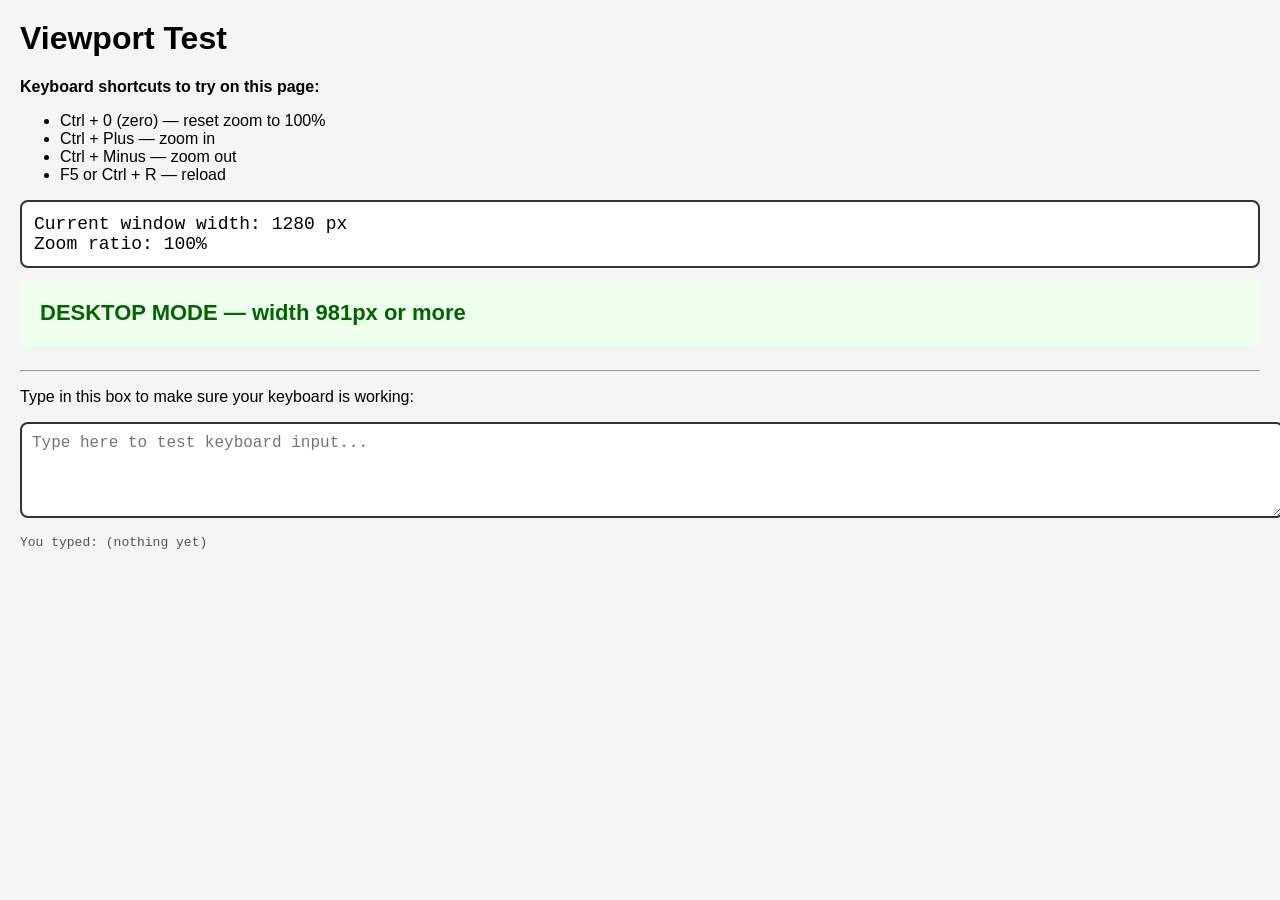
<file: test.html>
<!DOCTYPE html>
<html>
<head>
<meta charset="UTF-8">
<meta name="viewport" content="width=device-width, initial-scale=1.0">
<title>Viewport Test</title>
<style>
  body {
    font-family: sans-serif;
    margin: 0;
    padding: 20px;
    background: #f5f5f5;
  }
  h1 { margin-top: 0; }
  .result {
    font-size: 22px;
    font-weight: bold;
    padding: 20px;
    margin-top: 12px;
    border-radius: 8px;
  }
  .mobile { background: #fee; color: #900; }
  .desktop { background: #efe; color: #060; }
  .live {
    font-size: 18px;
    padding: 12px;
    background: #fff;
    border: 2px solid #333;
    border-radius: 8px;
    margin-top: 12px;
    font-family: monospace;
  }

  @media (max-width: 980px) {
    .desktop { display: none; }
  }
  @media (min-width: 981px) {
    .mobile { display: none; }
  }
</style>
</head>
<body>

<h1>Viewport Test</h1>

<p><strong>Keyboard shortcuts to try on this page:</strong></p>
<ul>
  <li>Ctrl + 0 (zero) — reset zoom to 100%</li>
  <li>Ctrl + Plus — zoom in</li>
  <li>Ctrl + Minus — zoom out</li>
  <li>F5 or Ctrl + R — reload</li>
</ul>

<div class="live">
  Current window width: <span id="w">...</span> px<br>
  Zoom ratio: <span id="z">...</span>
</div>

<div class="mobile result">MOBILE MODE — width 980px or less</div>
<div class="desktop result">DESKTOP MODE — width 981px or more</div>

<hr style="margin-top: 24px;">

<p>Type in this box to make sure your keyboard is working:</p>
<textarea id="typebox" rows="4" style="width: 100%; font-size: 16px; padding: 10px; border-radius: 8px; border: 2px solid #333;" placeholder="Type here to test keyboard input..."></textarea>

<p id="typed" style="font-family: monospace; color: #555;">You typed: (nothing yet)</p>

<script>
  function update() {
    document.getElementById("w").textContent = window.innerWidth;
    document.getElementById("z").textContent = (window.devicePixelRatio * 100).toFixed(0) + "%";
  }
  update();
  window.addEventListener("resize", update);

  document.getElementById("typebox").addEventListener("input", function() {
    document.getElementById("typed").textContent = "You typed: " + this.value;
  });
</script>

</body>
</html>
</file>
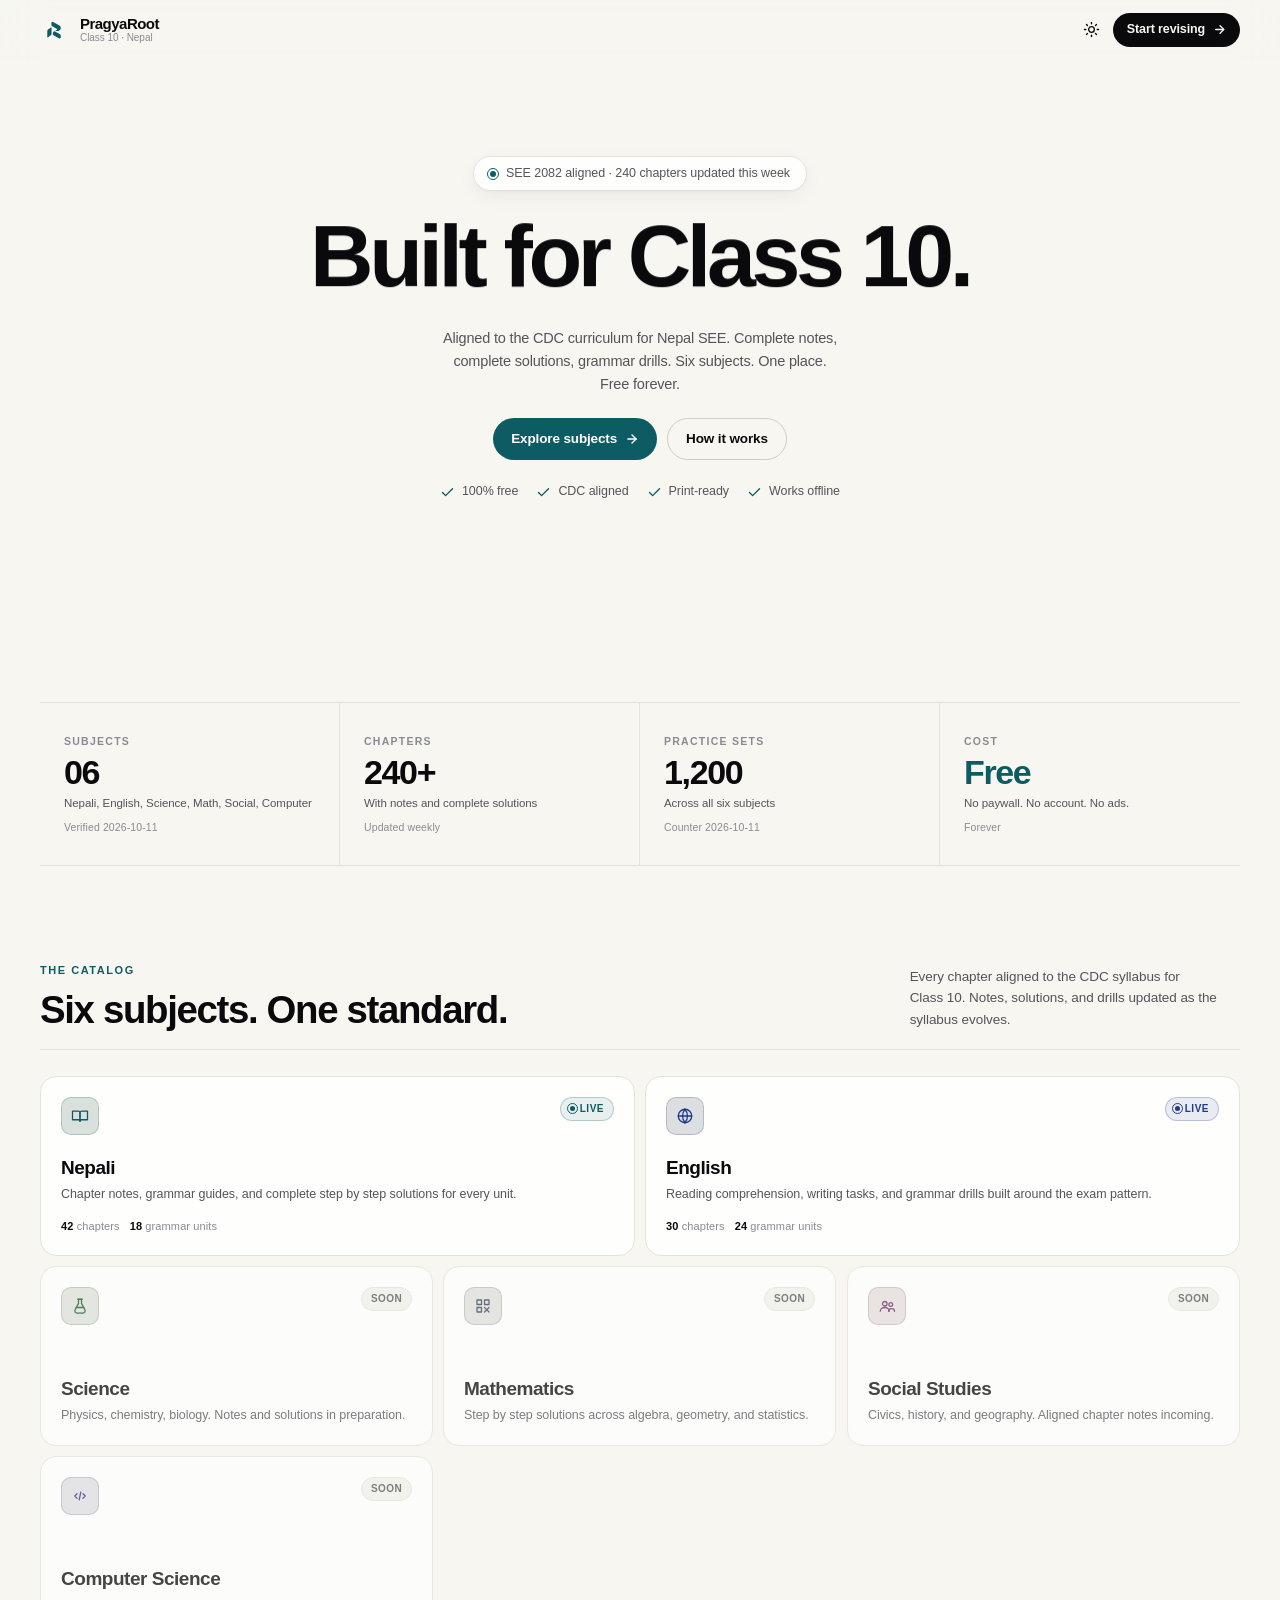
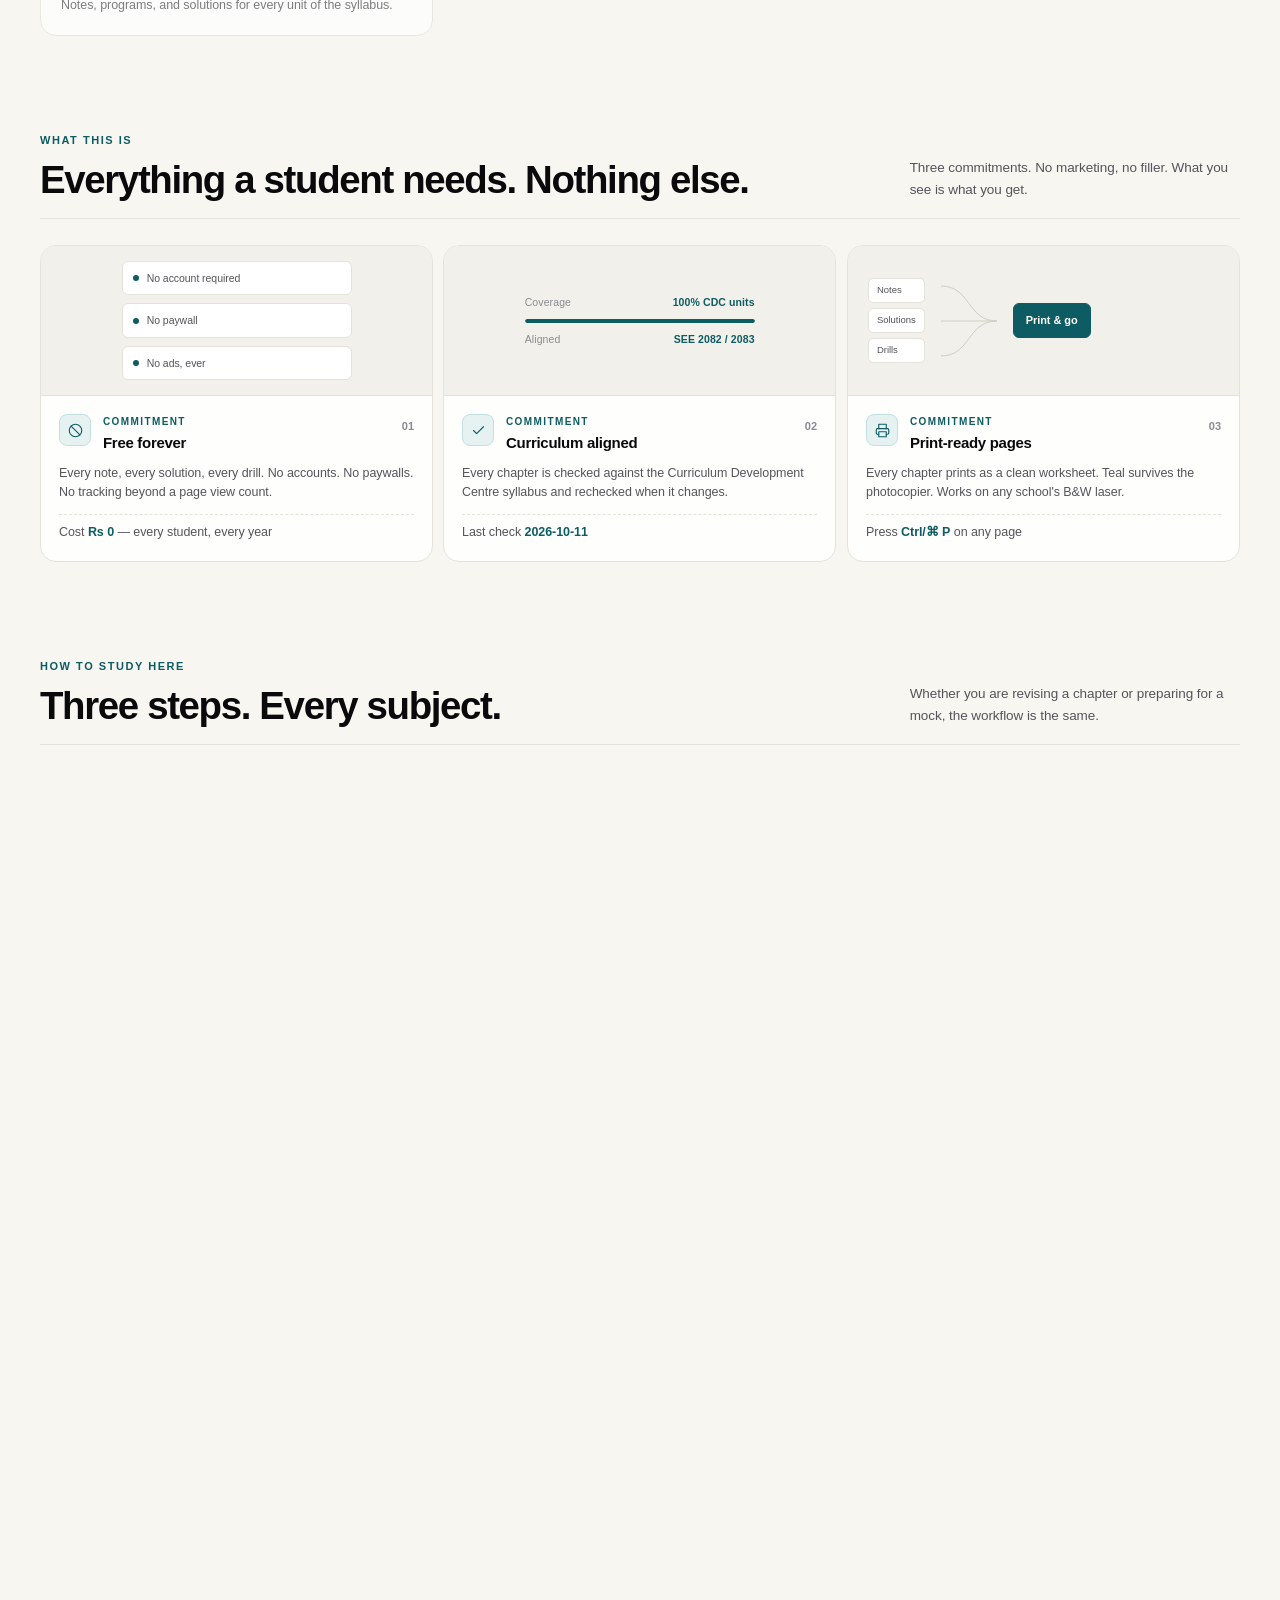
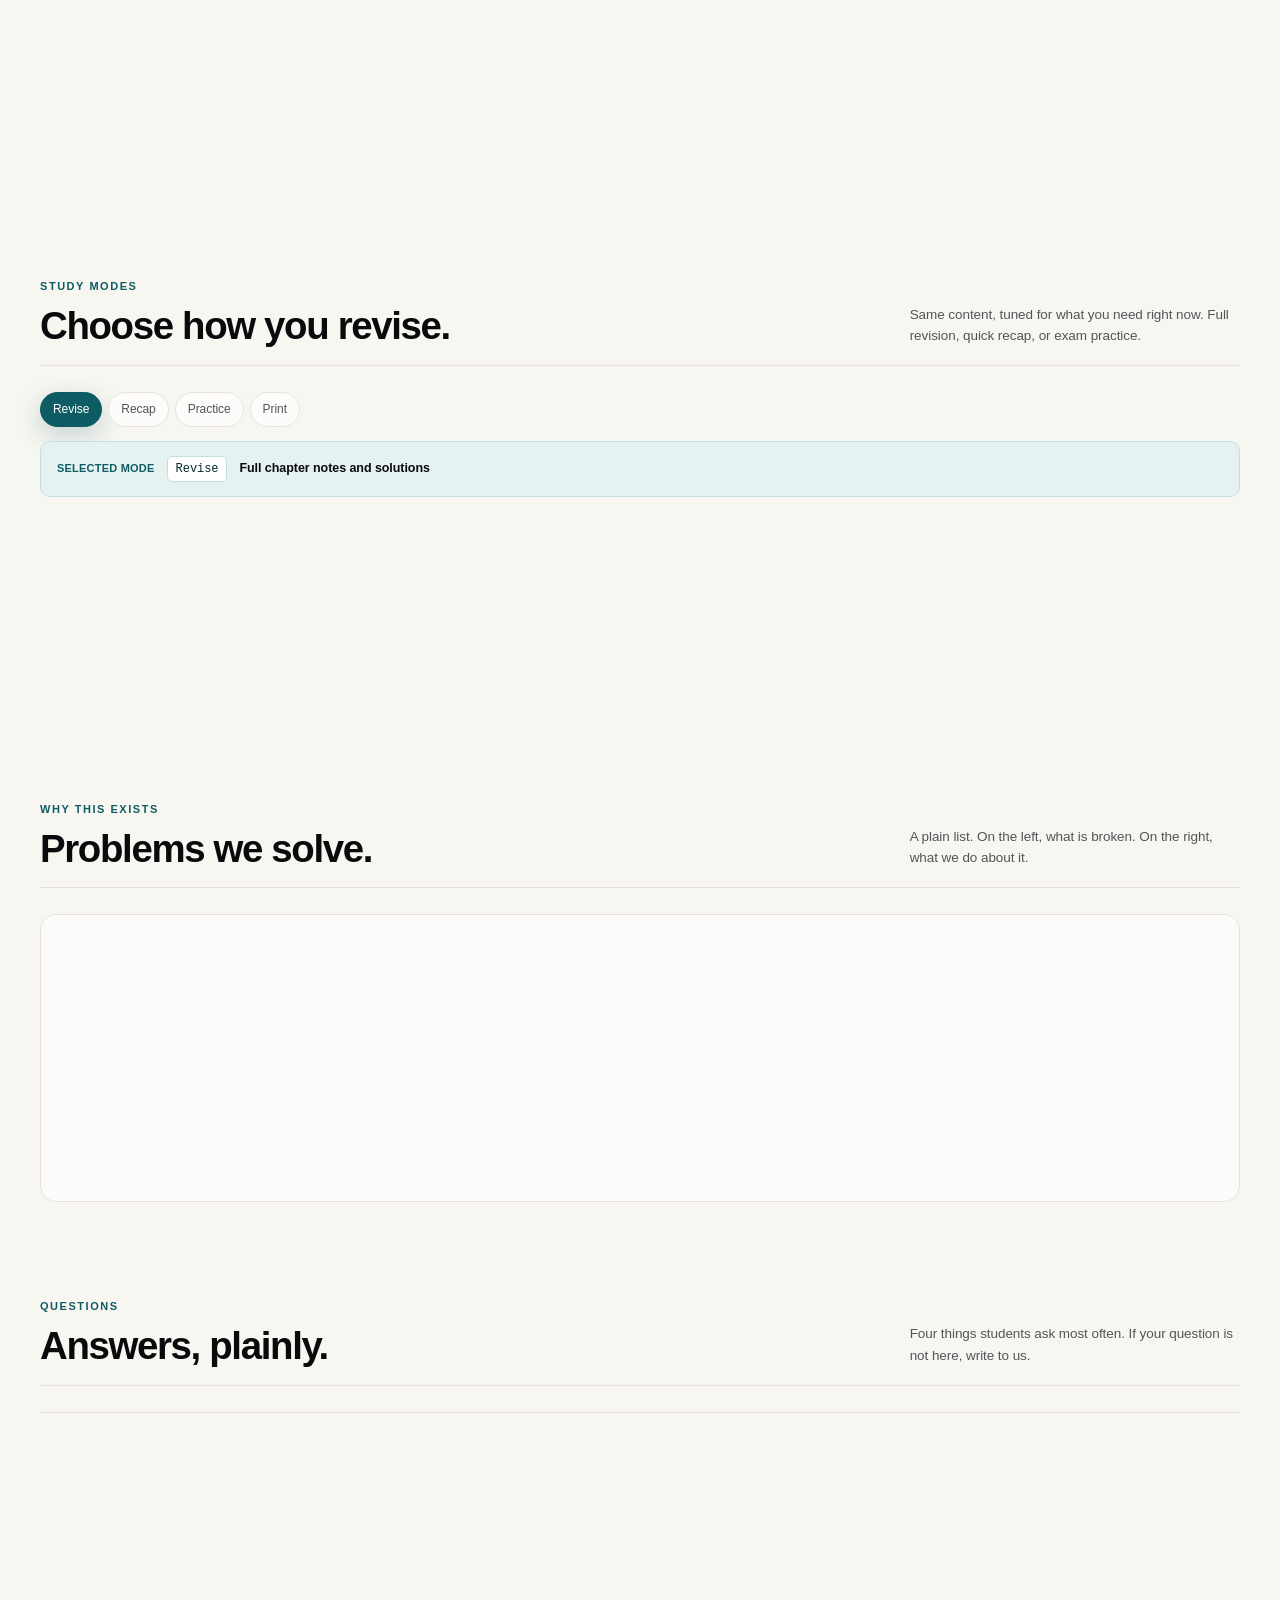
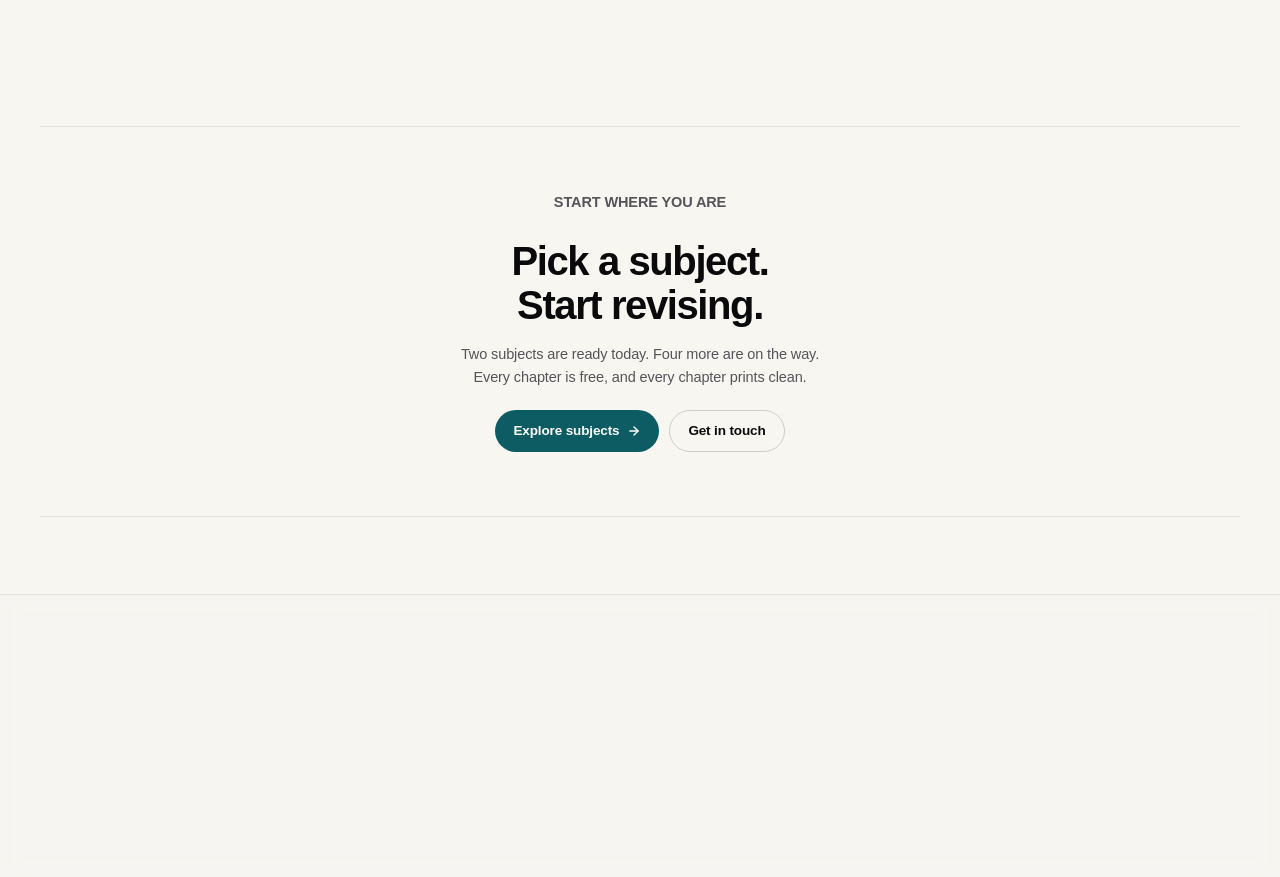
<file: test1.html>
<!DOCTYPE html>
<html lang="en" dir="ltr">
<head>
<meta charset="utf-8">
<meta name="viewport" content="width=device-width, initial-scale=1, viewport-fit=cover">
<meta name="color-scheme" content="light dark">
<meta name="theme-color" content="#f7f6f1" media="(prefers-color-scheme: light)">
<meta name="theme-color" content="#0a0a0c" media="(prefers-color-scheme: dark)">

<title>PragyaRoot · Class 10 notes & solutions for Nepal SEE</title>
<meta name="description" content="Aligned to the CDC curriculum for Nepal SEE. Complete notes, worked solutions, and grammar drills. Six subjects. One place. Free forever.">
<meta name="author" content="PragyaRoot">
<meta name="robots" content="index, follow, max-image-preview:large">
<link rel="canonical" href="https://pragyaroot.github.io/pragyaroot/">
<link rel="alternate" hreflang="en" href="https://pragyaroot.github.io/pragyaroot/">
<link rel="alternate" hreflang="ne" href="https://pragyaroot.github.io/pragyaroot/ne/">
<link rel="alternate" hreflang="x-default" href="https://pragyaroot.github.io/pragyaroot/">

<link rel="icon" href="/pragyaroot/favicon.svg" type="image/svg+xml">
<link rel="apple-touch-icon" href="/pragyaroot/apple-touch-icon.png">
<link rel="manifest" href="/pragyaroot/manifest.webmanifest">

<meta property="og:type" content="website">
<meta property="og:site_name" content="PragyaRoot">
<meta property="og:title" content="PragyaRoot · Study, refined.">
<meta property="og:description" content="Class 10 study resources for Nepal SEE. Notes, solutions, grammar. One place. Zero noise.">
<meta property="og:url" content="https://pragyaroot.github.io/pragyaroot/">
<meta property="og:image" content="https://pragyaroot.github.io/pragyaroot/icon-512.png">
<meta property="og:image:width" content="512">
<meta property="og:image:height" content="512">
<meta property="og:image:alt" content="PragyaRoot mark">
<meta property="og:locale" content="en_NP">

<meta name="twitter:card" content="summary_large_image">
<meta name="twitter:title" content="PragyaRoot · Study, refined.">
<meta name="twitter:description" content="Class 10 study resources for Nepal SEE.">
<meta name="twitter:image" content="https://pragyaroot.github.io/pragyaroot/icon-512.png">

<script type="application/ld+json">
{"@context":"https://schema.org","@graph":[
{"@type":"Organization","@id":"https://pragyaroot.github.io/pragyaroot/#organization","name":"PragyaRoot","url":"https://pragyaroot.github.io/pragyaroot/","logo":"https://pragyaroot.github.io/pragyaroot/icon-512.png"},
{"@type":"WebSite","@id":"https://pragyaroot.github.io/pragyaroot/#website","url":"https://pragyaroot.github.io/pragyaroot/","name":"PragyaRoot","publisher":{"@id":"https://pragyaroot.github.io/pragyaroot/#organization"},"inLanguage":"en-NP"},
{"@type":"EducationalOrganization","@id":"https://pragyaroot.github.io/pragyaroot/#edu","name":"PragyaRoot","url":"https://pragyaroot.github.io/pragyaroot/","description":"Free Class 10 study resources for Nepal SEE students.","areaServed":{"@type":"Country","name":"Nepal"},"audience":{"@type":"EducationalAudience","educationalRole":"student"}},
{"@type":"FAQPage","@id":"https://pragyaroot.github.io/pragyaroot/#faq","mainEntity":[
{"@type":"Question","name":"Is PragyaRoot free?","acceptedAnswer":{"@type":"Answer","text":"Yes. Every note, solution, and drill is free forever. No accounts. No paywalls. No ads."}},
{"@type":"Question","name":"Which subjects are covered?","acceptedAnswer":{"@type":"Answer","text":"Nepali, English, Science, Mathematics, Social Studies, and Computer Science for Class 10."}},
{"@type":"Question","name":"Is the content aligned with the CDC syllabus?","acceptedAnswer":{"@type":"Answer","text":"Yes. Every chapter is aligned with the Curriculum Development Centre syllabus for Class 10 in Nepal, and rechecked when the syllabus changes."}},
{"@type":"Question","name":"Can I print chapters or use PragyaRoot offline?","acceptedAnswer":{"@type":"Answer","text":"Yes. Every chapter has a print stylesheet that turns the page into a clean study worksheet. PragyaRoot is also installable as an app and works offline for pages you have already visited."}}
]}
]}
</script>

<script>
(function(){
  var root = document.documentElement;
  root.classList.add('js');
  var saved = null;
  try { saved = localStorage.getItem('pragyaroot-theme'); } catch (e) {}
  if (saved === 'light' || saved === 'dark') {
    root.setAttribute('data-theme', saved);
    root.style.colorScheme = saved;
  }
  try {
    var firstVisit = true;
    try { firstVisit = !sessionStorage.getItem('pragyaroot-seen'); } catch(e){}
    var MIN_MS = firstVisit ? 1750 : 0;
    try { sessionStorage.setItem('pragyaroot-seen', '1'); } catch(e){}
    var paintedAt = 0;
    requestAnimationFrame(function(){ paintedAt = performance.now(); });
    var reveal = function(){
      setTimeout(function(){ root.setAttribute('data-loaded', ''); },
        Math.max(0, MIN_MS - (performance.now() - paintedAt)));
    };
    if (document.readyState === 'complete') reveal();
    else addEventListener('load', reveal, { once: true });
    setTimeout(function(){ root.setAttribute('data-loaded', ''); }, MIN_MS + 2500);
  } catch (e) { root.setAttribute('data-loaded', ''); }
})();
</script>

<style>
@layer reset, tokens, base, layout, components, motion, print;

@layer reset {
  *,*::before,*::after{ box-sizing:border-box; }
  *{ margin:0; }
  html{ -webkit-text-size-adjust:100%; text-size-adjust:100%; }
  html,body{ height:100%; }
  img,svg,video{ display:block; max-width:100%; }
  button,input,textarea,select{ font:inherit; color:inherit; }
  button{ background:none; border:0; cursor:pointer; }
  a{ color:inherit; text-decoration:none; }
  :focus{ outline:none; }
  :focus-visible{ outline:2px solid var(--accent); outline-offset:3px; border-radius:6px; }
  ::selection{ background:var(--accent-100); color:var(--accent-800); }
}

@layer tokens {
  :root{
    /* ── Base paper (light) ─────────────────────────── */
    --bg:#f7f6f1;
    --surface:#ffffff;
    --surface-2:#f1f0ea;
    --surface-3:#e6e4dc;
    --text:#0a0a0c;
    --muted:#54545a;
    --muted-2:#8a8a92;
    --line:#e4e2da;
    --line-2:#cfcdc4;
    --ink:#0a0a0c;
    --paper:#f7f6f1;
    --error:#b3261e;

    /* ── Accent: deep teal (print-safe, photocopy-safe) ── */
    --accent-50:  #e6f2f2;
    --accent-100: #c2e0e0;
    --accent-300: #6db1b0;
    --accent-400: #3d8a8a;
    --accent-500: #0E5C63;   /* ★ the accent */
    --accent-600: #0a4a50;
    --accent-700: #073a3f;
    --accent-800: #052a2e;

    --accent:var(--accent-500);
    --accent-soft:var(--accent-50);
    --accent-contrast:#ffffff;
    --logo:var(--ink);

    --mark-bg:#c2e0e0;
    --mark-ink:#073a3f;

    /* ── Subject family (cool, print-safe) ──────────── */
    --sub-nepali:#0E5C63;
    --sub-english:#1E3A8A;
    --sub-science:#14532D;
    --sub-math:#334155;
    --sub-social:#6B2D5C;
    --sub-computer:#312E81;

    --header:60px;
    --maxw:1280px;
    --gutter:clamp(16px, 4vw, 40px);

    --r-sm:9px;
    --r-md:12px;
    --r-lg:16px;
    --r-pill:999px;

    --ease:cubic-bezier(.22,1,.36,1);
    --ease-enter:cubic-bezier(.16,1,.3,1);
    --ease-out:cubic-bezier(.4,0,.2,1);
    --dur-1:150ms;
    --dur-2:280ms;

    --shadow-1:0 1px 2px rgba(10,10,12,.04), 0 6px 18px rgba(10,10,12,.05);
    --shadow-2:0 2px 6px rgba(10,10,12,.06), 0 18px 44px rgba(10,10,12,.10);
    --shadow-3:0 4px 14px rgba(10,10,12,.08), 0 32px 80px rgba(10,10,12,.14);
    --shadow-accent:0 8px 24px color-mix(in srgb, var(--accent) 22%, transparent);

    --grain:.022;

    --fs-display:clamp(40px, 7.5vw, 88px);
    --fs-h2:clamp(24px, 3vw, 40px);
    --fs-body:clamp(14px, .95vw, 15.5px);
  }

  @media (prefers-color-scheme: dark){
    :root:not([data-theme="light"]){
      --bg:#0a0a0c; --surface:#111114; --surface-2:#18181c; --surface-3:#212127;
      --text:#f5f5f2; --muted:#a8a8af; --muted-2:#9a9aa2;
      --line:#1e1e22; --line-2:#2b2b31;
      --ink:#f5f5f2; --paper:#0a0a0c; --error:#f2b8b5;
      --accent-50:#0a2e30; --accent-100:#0f3b3e; --accent-300:#2e7e7c;
      --accent-400:#4DB6B0; --accent-500:#4DB6B0; --accent-600:#6BC8C2;
      --accent-700:#8CD9D3; --accent-800:#b5e8e4;
      --accent:var(--accent-500); --accent-soft:var(--accent-50); --accent-contrast:#0a0a0c;
      --logo:#f5f5f2;
      --mark-bg:#0f3b3e; --mark-ink:#8CD9D3;
      --shadow-1:0 1px 2px rgba(0,0,0,.5), 0 6px 18px rgba(0,0,0,.6);
      --shadow-2:0 2px 6px rgba(0,0,0,.6), 0 18px 44px rgba(0,0,0,.75);
      --shadow-3:0 4px 14px rgba(0,0,0,.7), 0 32px 80px rgba(0,0,0,.85);
      --grain:.035;
      --sub-nepali:#4DB6B0;
      --sub-english:#93a7f5;
      --sub-science:#6cc08a;
      --sub-math:#a8b4c5;
      --sub-social:#d38ac0;
      --sub-computer:#a5b4fc;
    }
  }

  html[data-theme="light"]{
    --bg:#f7f6f1; --surface:#ffffff; --surface-2:#f1f0ea; --surface-3:#e6e4dc;
    --text:#0a0a0c; --muted:#54545a; --muted-2:#8a8a92;
    --line:#e4e2da; --line-2:#cfcdc4;
    --ink:#0a0a0c; --paper:#f7f6f1; --error:#b3261e;
    --accent-50:#e6f2f2; --accent-100:#c2e0e0; --accent-300:#6db1b0;
    --accent-400:#3d8a8a; --accent-500:#0E5C63; --accent-600:#0a4a50;
    --accent-700:#073a3f; --accent-800:#052a2e;
    --accent:var(--accent-500); --accent-soft:var(--accent-50); --accent-contrast:#ffffff;
    --logo:#0a0a0c;
    --mark-bg:#c2e0e0; --mark-ink:#073a3f;
    --grain:.022;
    --sub-nepali:#0E5C63; --sub-english:#1E3A8A; --sub-science:#14532D;
    --sub-math:#334155; --sub-social:#6B2D5C; --sub-computer:#312E81;
  }

  html[data-theme="dark"]{
    --bg:#0a0a0c; --surface:#111114; --surface-2:#18181c; --surface-3:#212127;
    --text:#f5f5f2; --muted:#a8a8af; --muted-2:#9a9aa2;
    --line:#1e1e22; --line-2:#2b2b31;
    --ink:#f5f5f2; --paper:#0a0a0c; --error:#f2b8b5;
    --accent-50:#0a2e30; --accent-100:#0f3b3e; --accent-300:#2e7e7c;
    --accent-400:#4DB6B0; --accent-500:#4DB6B0; --accent-600:#6BC8C2;
    --accent-700:#8CD9D3; --accent-800:#b5e8e4;
    --accent:var(--accent-500); --accent-soft:var(--accent-50); --accent-contrast:#0a0a0c;
    --logo:#f5f5f2;
    --mark-bg:#0f3b3e; --mark-ink:#8CD9D3;
    --grain:.035;
    --sub-nepali:#4DB6B0; --sub-english:#93a7f5; --sub-science:#6cc08a;
    --sub-math:#a8b4c5; --sub-social:#d38ac0; --sub-computer:#a5b4fc;
  }
}

@layer base {
  html{ scroll-behavior:smooth; scrollbar-width:none; }
  ::-webkit-scrollbar{ width:0; height:0; }
  body{
    background:var(--bg); color:var(--text);
    font-family:-apple-system, BlinkMacSystemFont, "SF Pro Display", "Inter", "Segoe UI", Roboto, Helvetica, Arial, sans-serif;
    font-size:var(--fs-body);
    line-height:1.55;
    font-weight:400;
    letter-spacing:-0.011em;
    font-feature-settings:"ss01","cv11","kern","calt";
    -webkit-font-smoothing:antialiased;
    -moz-osx-font-smoothing:grayscale;
    text-rendering:optimizeLegibility;
    overflow-x:hidden;
  }
  body::after{
    content:""; position:fixed; inset:0; pointer-events:none; z-index:1;
    opacity:var(--grain); mix-blend-mode:overlay;
    background-image:url("data:image/svg+xml,%3Csvg xmlns='http://www.w3.org/2000/svg' width='180' height='180'%3E%3Cfilter id='n'%3E%3CfeTurbulence type='fractalNoise' baseFrequency='0.9' numOctaves='2' stitchTiles='stitch'/%3E%3C/filter%3E%3Crect width='100%25' height='100%25' filter='url(%23n)'/%3E%3C/svg%3E");
  }
}

@layer layout {
  .wrap{ max-width:var(--maxw); margin:0 auto; padding:0 var(--gutter); position:relative; z-index:2; }
  main{ padding-top:var(--header); position:relative; z-index:2; }
  footer{ position:relative; z-index:2; }
  @media (max-width:720px){ :root{ --header:56px; } }
}

@layer components {

  /* LOADER */
  .pr-loader{
    position:fixed; inset:0;
    z-index:999;
    background:var(--bg);
    color:var(--logo);
    display:grid;
    place-items:center;
    overflow:hidden;
    opacity:1;
    visibility:visible;
    transition:opacity 700ms var(--ease-out), visibility 700ms var(--ease-out);
  }
  html[data-loaded] .pr-loader{ opacity:0; visibility:hidden; }
  html:not(.js) .pr-loader{ display:none; }

  .pr-stage{
    display:flex;
    flex-direction:column;
    align-items:center;
    transform:translate(1.4%, -3.6%);
    will-change:transform;
    backface-visibility:hidden;
  }

  .pr-mark{
    width:clamp(160px, 34vmin, 440px);
    height:clamp(160px, 34vmin, 440px);
    animation:pr-mark-in 1400ms var(--ease-enter) both;
    will-change:transform, opacity;
    backface-visibility:hidden;
  }
  .pr-mark svg{ display:block; width:100%; height:100%; color:var(--logo); }
  .pr-mark svg > g > path{
    opacity:0;
    transform-box:view-box;
    transform-origin:50% 50%;
    animation:pr-converge 1100ms var(--ease-enter) both;
    will-change:transform, opacity;
    backface-visibility:hidden;
  }
  .pr-mark svg > g > path:nth-of-type(1){ animation-name:pr-drop; animation-delay:100ms; }
  .pr-mark svg > g > path:nth-of-type(2){ animation-name:pr-rise; animation-delay:240ms; }
  .pr-mark svg > g > path:nth-of-type(3){ animation-name:pr-slide; animation-delay:380ms; }

  .pr-line{
    width:calc(clamp(160px, 34vmin, 440px) * 0.6);
    height:2px;
    border-radius:2px;
    background:currentColor;
    transform-origin:50% 50%;
    opacity:0;
    animation:pr-line-in 900ms cubic-bezier(0.22,1,0.36,1) 700ms both;
    will-change:transform, opacity;
    margin-top:calc(clamp(160px, 34vmin, 440px) * 0.02);
    backface-visibility:hidden;
  }

  @keyframes pr-mark-in{ from{ transform:scale(0.94); } to{ transform:scale(1); } }
  @keyframes pr-drop{
    from{ opacity:0; transform:translateY(-64px) scale(0.94); }
    to{ opacity:1; transform:translateY(0) scale(1); }
  }
  @keyframes pr-rise{
    from{ opacity:0; transform:translateY(72px) scale(0.94); }
    to{ opacity:1; transform:translateY(0) scale(1); }
  }
  @keyframes pr-slide{
    from{ opacity:0; transform:translateX(-72px) scale(0.94); }
    to{ opacity:1; transform:translateX(0) scale(1); }
  }
  @keyframes pr-line-in{
    from{ opacity:0; transform:scaleX(0); }
    to{ opacity:0.9; transform:scaleX(1); }
  }

  /* HEADER */
  .site-header{
    position:fixed; inset:0 0 auto 0;
    height:var(--header);
    z-index:100;
    background:color-mix(in srgb, var(--bg) 78%, transparent);
    border-bottom:1px solid transparent;
    backdrop-filter:saturate(180%) blur(22px);
    -webkit-backdrop-filter:saturate(180%) blur(22px);
    transition:height var(--dur-2) var(--ease), background-color var(--dur-2) ease, border-color var(--dur-2) ease;
  }
  .site-header[data-scrolled="true"]{
    height:52px;
    background:color-mix(in srgb, var(--bg) 88%, transparent);
    border-bottom-color:var(--line);
  }
  .site-header .inner{
    height:100%; display:flex; align-items:center;
    max-width:var(--maxw); margin:0 auto;
    padding:0 var(--gutter);
    gap:10px;
  }
  .brand-lockup{
    display:flex; align-items:center; gap:10px;
    flex-shrink:0;
    transition:transform var(--dur-2) var(--ease);
    min-width:0;
  }
  .brand-lockup:hover{ transform:scale(1.02); }
  .brand-lockup__mark{
    width:30px; height:30px;
    display:block;
    flex-shrink:0;
    color:var(--accent);
    transition:color var(--dur-2) ease;
  }
  html:not([data-loaded]) .brand-lockup__mark{ color:var(--logo); }
  .brand-lockup__mark svg{ width:100%; height:100%; display:block; }
  .brand-lockup__mark svg path{ fill:currentColor; }
  .brand-lockup__name{ display:flex; flex-direction:column; line-height:1; gap:2px; min-width:0; }
  .brand-lockup__product{ font-size:15px; font-weight:700; letter-spacing:-0.035em; white-space:nowrap; }
  .brand-lockup__owner{ font-size:10px; color:var(--muted-2); letter-spacing:-0.005em; font-weight:500; white-space:nowrap; }
  .site-header .spacer{ flex:1; min-width:0; }
  .site-header .actions{ display:flex; align-items:center; gap:2px; flex-shrink:0; }

  .icon-button{
    width:38px; height:38px;
    display:flex; align-items:center; justify-content:center;
    border:1px solid transparent;
    border-radius:10px;
    color:var(--text);
    transition:background-color var(--dur-1) ease, border-color var(--dur-1) ease, transform var(--dur-1) var(--ease);
    flex-shrink:0;
  }
  .icon-button:hover{ background:var(--surface-2); border-color:var(--line); }
  .icon-button:active{ transform:scale(.92); }
  .icon-button svg{ width:17px; height:17px; }
  @media (max-width:720px){ .icon-button{ width:42px; height:42px; } }

  .button{
    display:inline-flex; align-items:center; justify-content:center; gap:8px;
    height:42px; padding:0 18px;
    border-radius:var(--r-pill);
    font-size:13.5px; font-weight:600;
    letter-spacing:-0.01em;
    transition:background-color var(--dur-1) ease, color var(--dur-1) ease, box-shadow var(--dur-2) ease, transform var(--dur-1) var(--ease);
    white-space:nowrap;
    cursor:pointer;
  }
  .button:active{ transform:scale(.98); }
  .button--primary{ background:var(--ink); color:var(--paper); }
  .button--primary:hover{ background:var(--paper); color:var(--ink); box-shadow:inset 0 0 0 1.5px var(--ink); }
  .button--outline{ background:transparent; color:var(--text); border:1px solid var(--line-2); }
  .button--outline:hover{ background:var(--surface-2); border-color:var(--text); }
  .button--small{ height:34px; padding:0 14px; font-size:12.5px; }
  .button--accent{ background:var(--accent); color:var(--accent-contrast); }
  .button--accent:hover{ background:var(--accent-600); box-shadow:var(--shadow-accent); }
  @media (max-width:900px){ .header-cta{ display:none; } }

  .scroll-progress{
    position:absolute; left:0; right:0; bottom:-1px;
    height:2px; background:transparent; overflow:hidden;
  }
  .scroll-progress__bar{
    display:block; height:100%; width:0%;
    background:var(--accent);
    transition:width 80ms linear;
  }

  /* HERO */
  .hero{
    padding:clamp(48px, 8vw, 96px) 0 clamp(32px, 5vw, 56px);
    text-align:center;
  }
  .hero-centered{
    max-width:880px;
    margin:0 auto;
    display:flex;
    flex-direction:column;
    align-items:center;
    gap:22px;
  }

  .eyebrow-pill{
    display:inline-flex;
    align-items:center;
    gap:10px;
    padding:7px 16px;
    background:color-mix(in srgb, var(--surface) 82%, transparent);
    border:1px solid var(--line);
    border-radius:var(--r-pill);
    box-shadow:var(--shadow-1);
    backdrop-filter:blur(10px);
    -webkit-backdrop-filter:blur(10px);
    font-size:12.5px;
    color:var(--muted);
    letter-spacing:-0.005em;
    max-width:100%;
  }
  .eyebrow-pill__dot{
    width:6px; height:6px;
    background:var(--accent);
    border-radius:50%;
    flex-shrink:0;
    position:relative;
  }
  .eyebrow-pill__dot::after{
    content:""; position:absolute; inset:-3px;
    border:1px solid var(--accent);
    border-radius:50%;
    animation:pr-pulse 2.4s var(--ease) infinite;
  }
  @keyframes pr-pulse{
    0%{ transform:scale(.7); opacity:.6; }
    70%{ transform:scale(2); opacity:0; }
    100%{ transform:scale(2); opacity:0; }
  }

  .display{
    font-size:var(--fs-display);
    font-weight:700;
    line-height:.98;
    letter-spacing:-0.05em;
    color:var(--text);
    max-width:14ch;
    text-wrap:balance;
  }
  .hero-line{ display:block; overflow:hidden; padding-bottom:.06em; }
  .hero-line__inner{
    display:inline-block;
    transform:translateY(110%);
    will-change:transform;
  }
  html[data-loaded] .hero-line__inner{
    transform:translateY(0);
    transition:transform 900ms var(--ease-enter);
  }

  .lead{
    font-size:clamp(14.5px, 1.1vw, 16px);
    line-height:1.6;
    color:var(--muted);
    letter-spacing:-0.012em;
    max-width:56ch;
    text-wrap:pretty;
    opacity:0;
    transform:translateY(10px);
  }
  html[data-loaded] .lead{
    opacity:1; transform:translateY(0);
    transition:opacity 600ms var(--ease-enter) 420ms, transform 600ms var(--ease-enter) 420ms;
  }

  .hero-actions{
    display:flex; flex-wrap:wrap; gap:10px; justify-content:center;
    opacity:0; transform:translateY(10px);
  }
  html[data-loaded] .hero-actions{
    opacity:1; transform:translateY(0);
    transition:opacity 600ms var(--ease-enter) 620ms, transform 600ms var(--ease-enter) 620ms;
  }

  .hero-trust{
    display:flex; flex-wrap:wrap;
    gap:18px;
    justify-content:center;
    font-size:12.5px;
    color:var(--muted);
    letter-spacing:-0.005em;
    opacity:0;
    transform:translateY(8px);
  }
  html[data-loaded] .hero-trust{
    opacity:1; transform:translateY(0);
    transition:opacity 600ms var(--ease-enter) 820ms, transform 600ms var(--ease-enter) 820ms;
  }
  .hero-trust > span{
    display:inline-flex; align-items:center; gap:7px;
  }
  .hero-trust svg{ width:15px; height:15px; color:var(--accent); }

  /* SECTIONS */
  .section{ padding:clamp(56px, 8vw, 96px) 0 0; }
  .section--compact{ padding:clamp(48px, 6vw, 72px) 0 0; }

  .section-head{
    display:flex;
    align-items:flex-end;
    justify-content:space-between;
    gap:22px;
    margin-bottom:26px;
    padding-bottom:18px;
    border-bottom:1px solid var(--line);
  }
  .section-head > div:first-child{ min-width:0; }
  .eyebrow{
    font-size:11px;
    text-transform:uppercase;
    letter-spacing:0.14em;
    color:var(--accent);
    font-weight:600;
    margin:0 0 10px;
    font-variant-numeric:tabular-nums;
  }
  .section-title{
    font-size:var(--fs-h2);
    font-weight:700;
    letter-spacing:-0.035em;
    line-height:1.08;
    text-wrap:balance;
  }
  .section-copy{
    font-size:13.5px;
    line-height:1.6;
    color:var(--muted);
    letter-spacing:-0.005em;
    max-width:44ch;
    text-wrap:pretty;
  }
  @media (max-width:720px){
    .section-head{ flex-direction:column; align-items:flex-start; gap:10px; }
  }

  /* METRICS */
  .metrics-strip{
    display:grid;
    grid-template-columns:repeat(4, 1fr);
    border-top:1px solid var(--line);
    border-bottom:1px solid var(--line);
    margin-top:clamp(44px, 6vw, 72px);
  }
  .metric{
    padding:clamp(20px, 2.4vw, 30px) clamp(14px, 2vw, 24px);
    display:flex; flex-direction:column; gap:6px;
    border-right:1px solid var(--line);
    transition:background-color var(--dur-2) ease;
  }
  .metric:last-child{ border-right:0; }
  .metric:hover{ background:color-mix(in srgb, var(--surface) 55%, transparent); }
  .metric__label{
    font-size:10.5px;
    text-transform:uppercase;
    letter-spacing:0.12em;
    color:var(--muted-2);
    font-weight:600;
  }
  .metric__num{
    font-size:clamp(24px, 3vw, 34px);
    font-weight:700;
    letter-spacing:-0.04em;
    line-height:1;
    color:var(--text);
    font-variant-numeric:tabular-nums;
  }
  .metric--accent .metric__num{ color:var(--accent); }
  .metric__note{
    font-size:11.5px;
    color:var(--muted);
    letter-spacing:-0.005em;
  }
  .metric__source{
    font-size:10.5px;
    color:var(--muted-2);
    letter-spacing:0.01em;
    font-variant-numeric:tabular-nums;
  }
  @media (max-width:720px){
    .metrics-strip{ grid-template-columns:repeat(2, 1fr); }
    .metric:nth-child(2){ border-right:0; }
    .metric:nth-child(1), .metric:nth-child(2){ border-bottom:1px solid var(--line); }
  }
  @media (max-width:430px){
    .metrics-strip{ grid-template-columns:1fr; }
    .metric{ border-right:0; border-bottom:1px solid var(--line); }
    .metric:last-child{ border-bottom:0; }
  }

  /* SUBJECTS */
  .subject-bento{
    display:grid;
    grid-template-columns:repeat(6, 1fr);
    gap:10px;
  }
  .subject-card{
    --sub:var(--accent);
    grid-column:span 2;
    display:flex;
    flex-direction:column;
    gap:14px;
    padding:20px;
    background:color-mix(in srgb, var(--surface) 82%, transparent);
    border:1px solid var(--line);
    border-radius:var(--r-lg);
    position:relative;
    overflow:hidden;
    transition:border-color var(--dur-2) ease, transform var(--dur-2) var(--ease), box-shadow var(--dur-2) ease;
    backdrop-filter:blur(6px);
    -webkit-backdrop-filter:blur(6px);
    contain:layout style paint;
    min-height:180px;
  }
  .subject-card[data-subject="nepali"]{ --sub:var(--sub-nepali); }
  .subject-card[data-subject="english"]{ --sub:var(--sub-english); }
  .subject-card[data-subject="science"]{ --sub:var(--sub-science); }
  .subject-card[data-subject="math"]{ --sub:var(--sub-math); }
  .subject-card[data-subject="social"]{ --sub:var(--sub-social); }
  .subject-card[data-subject="computer"]{ --sub:var(--sub-computer); }

  .subject-card::after{
    content:"";
    position:absolute;
    left:0; right:0; bottom:0;
    height:2px;
    background:var(--sub);
    transform:scaleX(0);
    transform-origin:left center;
    transition:transform 340ms var(--ease-enter);
  }
  .subject-card:hover{ border-color:var(--sub); transform:translateY(-2px); box-shadow:var(--shadow-1); }
  .subject-card:hover::after{ transform:scaleX(1); }
  .subject-card[aria-disabled="true"]{ opacity:.75; }
  .subject-card[aria-disabled="true"]:hover{ transform:none; border-color:var(--line); box-shadow:none; }
  .subject-card[aria-disabled="true"]:hover::after{ transform:scaleX(0); }
  .subject-card--wide{ grid-column:span 3; }

  .subject-card__head{
    display:flex;
    align-items:flex-start;
    justify-content:space-between;
    gap:14px;
  }
  .subject-card__mark{
    width:38px; height:38px;
    display:flex; align-items:center; justify-content:center;
    border-radius:10px;
    background:color-mix(in srgb, var(--sub) 10%, var(--surface-2));
    border:1px solid color-mix(in srgb, var(--sub) 22%, transparent);
    color:var(--sub);
    flex-shrink:0;
    transition:background-color var(--dur-2) ease, color var(--dur-2) ease, border-color var(--dur-2) ease, transform 380ms var(--ease);
  }
  .subject-card__mark svg{ width:18px; height:18px; }
  .subject-card:hover .subject-card__mark{
    background:var(--sub);
    color:#fff;
    border-color:var(--sub);
    transform:rotate(-8deg);
  }
  html[data-theme="dark"] .subject-card:hover .subject-card__mark{ color:#0a0a0c; }
  @media (prefers-color-scheme: dark){
    :root:not([data-theme="light"]) .subject-card:hover .subject-card__mark{ color:#0a0a0c; }
  }
  .subject-card[aria-disabled="true"]:hover .subject-card__mark{
    background:color-mix(in srgb, var(--sub) 10%, var(--surface-2));
    color:var(--sub);
    border-color:color-mix(in srgb, var(--sub) 22%, transparent);
    transform:none;
  }
  .subject-card__badge{
    display:inline-flex; align-items:center; gap:5px;
    padding:3px 9px;
    font-size:10px; font-weight:600;
    letter-spacing:0.05em;
    text-transform:uppercase;
    border-radius:var(--r-pill);
    border:1px solid var(--line);
    background:var(--surface-2);
    color:var(--muted);
    white-space:nowrap;
  }
  .subject-card__badge[data-status="live"]{
    background:color-mix(in srgb, var(--sub) 10%, var(--surface));
    border-color:color-mix(in srgb, var(--sub) 25%, transparent);
    color:var(--sub);
  }
  .subject-card__badge[data-status="live"] .dot{
    width:5px; height:5px;
    background:var(--sub);
    border-radius:50%;
    position:relative;
  }
  .subject-card__badge[data-status="live"] .dot::after{
    content:""; position:absolute; inset:-3px;
    border:1px solid var(--sub);
    border-radius:50%;
    animation:pr-pulse 2.4s var(--ease) infinite;
  }
  .subject-card__body{ display:flex; flex-direction:column; gap:6px; margin-top:auto; }
  .subject-card__name{
    font-size:19px;
    font-weight:700;
    letter-spacing:-0.025em;
    line-height:1.15;
  }
  .subject-card__desc{
    font-size:12.5px;
    line-height:1.5;
    color:var(--muted);
    letter-spacing:-0.005em;
  }
  .subject-card__meta{
    display:flex;
    flex-wrap:wrap;
    gap:10px;
    font-size:11px;
    color:var(--muted-2);
    letter-spacing:0.01em;
    font-variant-numeric:tabular-nums;
    margin-top:8px;
  }
  .subject-card__meta b{ color:var(--text); font-weight:600; }

  @media (max-width:900px){
    .subject-bento{ grid-template-columns:repeat(2, 1fr); }
    .subject-card{ grid-column:span 1; }
    .subject-card--wide{ grid-column:span 2; }
  }
  @media (max-width:520px){
    .subject-bento{ grid-template-columns:1fr; }
    .subject-card, .subject-card--wide{ grid-column:span 1; }
  }

  /* PROMISE */
  .promise-grid{
    display:grid;
    grid-template-columns:repeat(3, 1fr);
    gap:10px;
  }
  .viz-card{
    display:flex;
    flex-direction:column;
    background:color-mix(in srgb, var(--surface) 82%, transparent);
    border:1px solid var(--line);
    border-radius:var(--r-lg);
    overflow:hidden;
    transition:border-color var(--dur-2) ease, transform var(--dur-2) var(--ease), box-shadow var(--dur-2) ease;
    backdrop-filter:blur(6px);
    -webkit-backdrop-filter:blur(6px);
    contain:layout style paint;
  }
  .viz-card:hover{ border-color:var(--accent-100); transform:translateY(-2px); box-shadow:var(--shadow-1); }
  .viz{
    height:150px;
    background:var(--surface-2);
    border-bottom:1px solid var(--line);
    position:relative;
    overflow:hidden;
    display:flex;
    align-items:center;
    justify-content:center;
    padding:20px;
  }
  .viz-card__body{
    padding:18px;
    display:flex;
    flex-direction:column;
    gap:12px;
    flex:1;
  }
  .viz-card__head{
    display:flex;
    align-items:flex-start;
    justify-content:space-between;
    gap:12px;
  }
  .viz-card__lead{
    display:flex;
    align-items:flex-start;
    gap:12px;
    min-width:0;
  }
  .viz-card__icon{
    width:32px; height:32px;
    display:flex; align-items:center; justify-content:center;
    border-radius:8px;
    background:var(--accent-50);
    border:1px solid var(--accent-100);
    flex-shrink:0;
    color:var(--accent);
  }
  .viz-card__icon svg{ width:15px; height:15px; }
  .viz-card__eyebrow{
    font-size:10px;
    text-transform:uppercase;
    letter-spacing:0.14em;
    color:var(--accent);
    font-weight:600;
    margin:0 0 4px;
  }
  .viz-card__head h3{
    font-size:15px;
    font-weight:700;
    letter-spacing:-0.02em;
    line-height:1.2;
    text-wrap:balance;
  }
  .viz-card__index{
    font-size:11px;
    color:var(--muted-2);
    font-variant-numeric:tabular-nums;
    font-weight:600;
    letter-spacing:0.02em;
    flex-shrink:0;
    padding-top:4px;
  }
  .viz-card__body > p{
    font-size:12.5px;
    line-height:1.55;
    color:var(--muted);
    letter-spacing:-0.005em;
    text-wrap:pretty;
  }
  .viz-card__stat{
    font-size:11.5px;
    color:var(--muted-2);
    font-variant-numeric:tabular-nums;
    letter-spacing:0.01em;
    padding-top:8px;
    border-top:1px dashed var(--line);
    margin:auto 0 0;
  }
  .viz-card__stat b{ color:var(--accent); font-weight:600; }

  .viz-stack{
    display:flex; flex-direction:column; gap:8px;
    width:100%; max-width:230px;
  }
  .viz-line{
    display:flex; align-items:center; gap:8px;
    padding:8px 10px;
    background:var(--surface);
    border:1px solid var(--line);
    border-radius:6px;
    font-size:10.5px;
    color:var(--muted);
    letter-spacing:-0.005em;
    font-variant-numeric:tabular-nums;
  }
  .viz-line .viz-pip{
    width:6px; height:6px; border-radius:50%;
    background:var(--accent);
    flex-shrink:0;
  }
  .viz-label{
    display:flex; justify-content:space-between; align-items:baseline;
    font-size:10.5px;
    color:var(--muted-2);
    letter-spacing:0.01em;
  }
  .viz-label strong{ color:var(--accent); font-weight:600; font-variant-numeric:tabular-nums; }
  .viz-track{
    display:block; height:4px;
    background:var(--surface-3);
    border-radius:99px;
    overflow:hidden;
    width:100%;
  }
  .viz-fill{
    display:block; height:100%;
    background:var(--accent);
    border-radius:99px;
    transform-origin:left center;
    animation:viz-grow 2.4s var(--ease) infinite;
  }
  @keyframes viz-grow{
    0%{ transform:scaleX(0); }
    60%,100%{ transform:scaleX(1); }
  }
  .viz-funnel{
    display:flex; align-items:center; gap:14px;
    width:100%;
  }
  .viz-funnel__inputs{
    display:flex; flex-direction:column; gap:5px;
    flex-shrink:0;
  }
  .viz-chip{
    display:inline-flex; align-items:center; gap:5px;
    padding:4px 8px;
    background:var(--surface);
    border:1px solid var(--line);
    border-radius:5px;
    font-size:9.5px;
    color:var(--muted);
    white-space:nowrap;
    letter-spacing:-0.005em;
    animation:viz-chip-pulse 2.4s var(--ease) infinite;
  }
  @keyframes viz-chip-pulse{
    0%,100%{ opacity:.5; }
    50%{ opacity:1; }
  }
  .viz-funnel__wire{
    width:60px; height:100px;
    flex-shrink:0;
  }
  .viz-funnel__wire path{
    fill:none;
    stroke:var(--line-2);
    stroke-width:1;
  }
  .viz-node{
    display:inline-flex; align-items:center; gap:6px;
    padding:8px 12px;
    background:var(--surface);
    border:1px solid var(--line);
    border-radius:6px;
    font-size:11px;
    font-weight:600;
    color:var(--text);
    white-space:nowrap;
    font-variant-numeric:tabular-nums;
    letter-spacing:-0.005em;
  }
  .viz-node--accent{
    background:var(--accent);
    color:var(--accent-contrast);
    border-color:var(--accent);
  }
  @media (max-width:900px){ .promise-grid{ grid-template-columns:1fr; } }

  /* QUICKSTART */
  .quickstart{
    display:flex;
    flex-direction:column;
    gap:12px;
  }
  .quickstart-block{
    display:grid;
    grid-template-columns:1fr 1.4fr;
    gap:22px;
    padding:22px;
    background:color-mix(in srgb, var(--surface) 82%, transparent);
    border:1px solid var(--line);
    border-radius:var(--r-lg);
    backdrop-filter:blur(6px);
    -webkit-backdrop-filter:blur(6px);
    align-items:start;
  }
  .quickstart-block__intro{
    display:flex;
    gap:14px;
    align-items:flex-start;
  }
  .quickstart-block__number{
    font-size:11px;
    color:var(--accent);
    font-weight:600;
    letter-spacing:0.1em;
    font-variant-numeric:tabular-nums;
    padding-top:3px;
    flex-shrink:0;
  }
  .quickstart-block__intro h3{
    font-size:16px;
    font-weight:700;
    letter-spacing:-0.02em;
    margin:0 0 6px;
  }
  .quickstart-block__intro p{
    font-size:12.5px;
    line-height:1.55;
    color:var(--muted);
    letter-spacing:-0.005em;
    text-wrap:pretty;
  }
  .terminal{
    background:#0a0a0c;
    border:1px solid var(--line-2);
    border-radius:10px;
    overflow:hidden;
    color:#f5f5f2;
  }
  html[data-theme="dark"] .terminal{ background:#050506; border-color:var(--line); }
  .terminal__bar{
    display:flex; align-items:center; gap:6px;
    padding:9px 12px;
    background:#111114;
    border-bottom:1px solid #1e1e22;
    font-size:10.5px;
    color:#8a8a92;
    letter-spacing:-0.005em;
  }
  .terminal__dot{
    width:9px; height:9px;
    border-radius:50%;
    background:#2b2b31;
    display:block;
  }
  .terminal__dot:nth-child(1){ background:#3a3a42; }
  .terminal__title{
    margin-left:6px;
    font-family:ui-monospace, SFMono-Regular, Menlo, Consolas, monospace;
    font-size:10.5px;
  }
  .terminal pre{
    margin:0;
    padding:14px 16px;
    font-family:ui-monospace, SFMono-Regular, Menlo, Consolas, monospace;
    font-size:12px;
    line-height:1.65;
    letter-spacing:0;
    white-space:pre-wrap;
    word-break:break-word;
  }
  .code-prompt{ color:#f5f5f2; display:block; }
  .code-muted{ color:#8a8a92; display:block; }
  .code-success{ color:#6BC8C2; display:block; }
  @media (max-width:720px){
    .quickstart-block{ grid-template-columns:1fr; gap:14px; }
  }

  /* STUDY MODES */
  .alias-selector{
    display:flex;
    flex-direction:column;
    gap:14px;
  }
  .pill-row{
    display:flex; flex-wrap:wrap; gap:6px;
  }
  .pill{
    display:inline-flex; align-items:center; gap:8px;
    padding:7px 12px;
    border:1px solid var(--line);
    background:color-mix(in srgb, var(--surface) 70%, transparent);
    border-radius:var(--r-pill);
    font-size:12px;
    color:var(--muted);
    transition:border-color var(--dur-1) ease, background-color var(--dur-1) ease, color var(--dur-1) ease;
    letter-spacing:-0.005em;
    font-weight:500;
    cursor:pointer;
  }
  .pill:hover{ border-color:var(--accent-300); color:var(--text); }
  .pill[data-active="true"]{
    background:var(--accent); color:var(--accent-contrast); border-color:var(--accent);
    box-shadow:var(--shadow-accent);
  }
  .alias-selector__detail{
    display:flex;
    align-items:baseline;
    gap:12px;
    flex-wrap:wrap;
    padding:14px 16px;
    background:var(--accent-50);
    border:1px solid var(--accent-100);
    border-radius:10px;
    font-size:12px;
    color:var(--muted);
    letter-spacing:-0.005em;
  }
  .alias-selector__detail span{ color:var(--accent); font-size:11px; letter-spacing:0.02em; text-transform:uppercase; font-weight:600; }
  .alias-selector__detail code{
    font-family:ui-monospace, SFMono-Regular, Menlo, Consolas, monospace;
    font-size:12px;
    color:var(--accent-800);
    background:var(--surface);
    border:1px solid var(--accent-100);
    padding:3px 8px;
    border-radius:5px;
  }
  .alias-selector__detail strong{
    color:var(--text);
    font-weight:600;
    font-size:12.5px;
  }

  .strategy-grid{
    display:grid;
    grid-template-columns:repeat(4, 1fr);
    gap:10px;
    margin-top:22px;
  }
  .card{
    display:flex;
    flex-direction:column;
    gap:10px;
    padding:18px;
    background:color-mix(in srgb, var(--surface) 82%, transparent);
    border:1px solid var(--line);
    border-radius:var(--r-lg);
    transition:border-color var(--dur-2) ease;
    backdrop-filter:blur(6px);
    -webkit-backdrop-filter:blur(6px);
  }
  .card:hover{ border-color:var(--accent-100); }
  .card__icon{
    width:32px; height:32px;
    display:flex; align-items:center; justify-content:center;
    border-radius:8px;
    background:var(--accent-50);
    border:1px solid var(--accent-100);
    color:var(--accent);
    flex-shrink:0;
  }
  .card__icon svg{ width:15px; height:15px; }
  .card h3{
    font-size:14.5px;
    font-weight:700;
    letter-spacing:-0.02em;
    line-height:1.25;
  }
  .card p{
    font-size:12.5px;
    line-height:1.55;
    color:var(--muted);
    letter-spacing:-0.005em;
    text-wrap:pretty;
    margin-top:auto;
  }
  .card code{
    font-family:ui-monospace, SFMono-Regular, Menlo, Consolas, monospace;
    font-size:11px;
    color:var(--accent-800);
    background:var(--accent-50);
    border:1px solid var(--accent-100);
    padding:5px 9px;
    border-radius:6px;
    letter-spacing:0;
    word-break:break-word;
    line-height:1.5;
  }
  @media (max-width:1000px){ .strategy-grid{ grid-template-columns:repeat(2, 1fr); } }
  @media (max-width:520px){ .strategy-grid{ grid-template-columns:1fr; } }

  /* WHY LEDGER */
  .why-ledger{
    display:flex;
    flex-direction:column;
    border:1px solid var(--line);
    border-radius:var(--r-lg);
    overflow:hidden;
    background:color-mix(in srgb, var(--surface) 60%, transparent);
  }
  .why-ledger__row{
    display:grid;
    grid-template-columns:1fr 1.2fr;
    border-bottom:1px solid var(--line);
    transition:background-color var(--dur-2) ease;
  }
  .why-ledger__row:last-child{ border-bottom:0; }
  .why-ledger__row:hover{ background:color-mix(in srgb, var(--surface) 100%, transparent); }
  .why-ledger__row--head{
    background:var(--surface-2);
    font-size:10.5px;
    text-transform:uppercase;
    letter-spacing:0.14em;
    color:var(--muted-2);
    font-weight:600;
  }
  .why-ledger__pain,
  .why-ledger__fix{
    padding:14px 18px;
    display:flex;
    align-items:center;
    gap:10px;
    font-size:12.5px;
    letter-spacing:-0.005em;
    min-width:0;
  }
  .why-ledger__pain{ border-right:1px solid var(--line); }
  .why-ledger__index{
    font-size:10px;
    color:var(--muted-2);
    font-weight:600;
    letter-spacing:0.1em;
    font-variant-numeric:tabular-nums;
    flex-shrink:0;
  }
  .why-ledger__text{
    font-size:12.5px;
    color:var(--text);
    letter-spacing:-0.005em;
    line-height:1.5;
  }
  .why-ledger__pain .why-ledger__text{ color:var(--muted); }
  .why-ledger__check{
    color:var(--accent);
    display:inline-flex;
    align-items:center;
    flex-shrink:0;
  }
  .why-ledger__check svg{ width:12px; height:12px; }
  @media (max-width:720px){
    .why-ledger__row{ grid-template-columns:1fr; }
    .why-ledger__pain{ border-right:0; border-bottom:1px solid var(--line); }
    .why-ledger__row--head{ display:none; }
    .why-ledger__pain::before{
      content:"Problem";
      font-size:9.5px;
      text-transform:uppercase;
      letter-spacing:0.14em;
      color:var(--muted-2);
      font-weight:600;
      padding:2px 6px;
      background:var(--surface-2);
      border:1px solid var(--line);
      border-radius:4px;
      flex-shrink:0;
    }
    .why-ledger__fix::before{
      content:"Fixed";
      font-size:9.5px;
      text-transform:uppercase;
      letter-spacing:0.14em;
      color:var(--accent-800);
      font-weight:600;
      padding:2px 6px;
      background:var(--accent-50);
      border:1px solid var(--accent-100);
      border-radius:4px;
      flex-shrink:0;
    }
  }

  /* FAQ */
  .faq{ border-top:1px solid var(--line); }
  .faq details{ border-bottom:1px solid var(--line); }
  .faq summary{
    list-style:none; cursor:pointer;
    padding:18px 0;
    display:flex; align-items:center; justify-content:space-between;
    gap:22px;
    font-size:15px; font-weight:600;
    letter-spacing:-0.02em;
    color:var(--text);
    transition:color var(--dur-1) ease;
  }
  .faq summary:hover{ color:var(--accent); }
  .faq summary::-webkit-details-marker{ display:none; }
  .faq summary::after{
    content:"";
    width:12px; height:12px;
    background-image:url("data:image/svg+xml,%3Csvg xmlns='http://www.w3.org/2000/svg' viewBox='0 0 24 24' fill='none' stroke='%230E5C63' stroke-width='2' stroke-linecap='round'%3E%3Cpath d='M12 5v14M5 12h14'/%3E%3C/svg%3E");
    background-size:contain; background-repeat:no-repeat;
    flex-shrink:0;
    transition:transform var(--dur-2) var(--ease);
  }
  html[data-theme="dark"] .faq summary::after{
    background-image:url("data:image/svg+xml,%3Csvg xmlns='http://www.w3.org/2000/svg' viewBox='0 0 24 24' fill='none' stroke='%234DB6B0' stroke-width='2' stroke-linecap='round'%3E%3Cpath d='M12 5v14M5 12h14'/%3E%3C/svg%3E");
  }
  .faq details[open] summary::after{ transform:rotate(45deg); }
  .faq .answer{
    padding:0 0 18px;
    color:var(--muted);
    font-size:13.5px;
    line-height:1.65;
    max-width:72ch;
    letter-spacing:-0.005em;
    text-wrap:pretty;
    animation:faq-in 340ms var(--ease-enter);
  }
  @keyframes faq-in{
    from{ opacity:0; transform:translateY(-4px); }
    to{ opacity:1; transform:translateY(0); }
  }

  /* CLOSING */
  .closing-cta{
    display:flex;
    flex-direction:column;
    align-items:center;
    gap:16px;
    text-align:center;
    padding:clamp(40px, 5vw, 64px) 0;
    border-top:1px solid var(--line);
    border-bottom:1px solid var(--line);
  }
  .closing-cta h2{
    font-size:clamp(24px, 3.4vw, 40px);
    font-weight:700;
    letter-spacing:-0.035em;
    line-height:1.1;
    max-width:22ch;
    text-wrap:balance;
  }
  .closing-cta p{
    font-size:14.5px;
    color:var(--muted);
    max-width:48ch;
    letter-spacing:-0.008em;
    text-wrap:pretty;
  }
  .closing-cta .hero-actions{ margin-top:6px; }

  /* FOOTER */
  .site-footer{
    border-top:1px solid var(--line);
    background:color-mix(in srgb, var(--bg) 70%, transparent);
    margin-top:clamp(48px, 6vw, 84px);
    backdrop-filter:blur(10px);
    -webkit-backdrop-filter:blur(10px);
  }
  .site-footer .inner{
    max-width:var(--maxw); margin:0 auto;
    padding:44px var(--gutter) 24px;
  }
  .footer-grid{
    display:grid;
    grid-template-columns:1.4fr 1fr 1fr 1fr;
    gap:40px;
    margin-bottom:36px;
  }
  .footer-brand p{
    font-size:12.5px;
    line-height:1.65;
    color:var(--muted);
    margin:14px 0 0;
    letter-spacing:-0.005em;
    text-wrap:pretty;
    max-width:38ch;
  }
  .footer-column h3{
    font-size:10.5px;
    text-transform:uppercase;
    letter-spacing:0.14em;
    font-weight:600;
    color:var(--muted-2);
    margin:0 0 14px;
  }
  .footer-column a{
    display:block;
    color:var(--muted);
    font-size:12.5px;
    padding:4px 0;
    letter-spacing:-0.005em;
    transition:color var(--dur-1) ease, transform var(--dur-1) var(--ease);
  }
  .footer-column a:hover{ color:var(--accent); transform:translateX(2px); }
  .footer-bottom{
    padding-top:20px;
    border-top:1px solid var(--line);
    display:flex;
    align-items:center;
    justify-content:space-between;
    gap:16px;
    flex-wrap:wrap;
    font-size:11px;
    color:var(--muted-2);
    letter-spacing:-0.005em;
  }
  .footer-bottom .snapshot{ font-variant-numeric:tabular-nums; letter-spacing:0.01em; }
  @media (max-width:720px){
    .footer-grid{ grid-template-columns:1fr 1fr; gap:26px; }
    .footer-brand{ grid-column:1 / -1; }
    .footer-bottom{ flex-direction:column; align-items:flex-start; }
  }
  @media (max-width:430px){ .footer-grid{ grid-template-columns:1fr; } }

  /* SKIP */
  .skip-link{
    position:fixed; top:12px; left:12px;
    z-index:2000;
    background:var(--ink); color:var(--paper);
    padding:10px 16px;
    border-radius:9px;
    font-size:13px; font-weight:600;
    transform:translateY(-150%);
    transition:transform var(--dur-2) var(--ease);
  }
  .skip-link:focus{ transform:translateY(0); }

}

@layer utilities {
  .sr-only{
    position:absolute; width:1px; height:1px;
    padding:0; margin:-1px; overflow:hidden;
    clip:rect(0,0,0,0); white-space:nowrap; border:0;
  }
  .metrics-strip, .subject-bento, .promise-grid, .quickstart, .strategy-grid, .why-ledger, .faq, .site-footer{
    content-visibility:auto;
    contain-intrinsic-size:auto 400px;
  }
}

@layer motion {
  @media (prefers-reduced-motion:reduce){
    html{ scroll-behavior:auto; }
    *,*::before,*::after{
      animation-duration:.001ms !important;
      animation-iteration-count:1 !important;
      transition-duration:.001ms !important;
    }
    .pr-loader{ display:none; }
    .pr-mark svg > g > path{ opacity:1; transform:none; }
    .pr-line{ opacity:.9; transform:scaleX(1); }
    .hero-line__inner{ transform:none; }
    .lead, .hero-actions, .hero-trust{ opacity:1; transform:none; }
    .subject-card__badge[data-status="live"] .dot::after{ animation:none; opacity:0; }
    .eyebrow-pill__dot::after{ animation:none; opacity:0; }
    .viz-fill{ animation:none; transform:scaleX(1); }
    .viz-chip{ animation:none; opacity:1; }
  }
  @media (forced-colors:active){
    .icon-button, .button, .subject-card, .viz-card, .quickstart-block, .card, .pill, .terminal, .eyebrow-pill{
      border:1px solid CanvasText;
    }
    :focus-visible{ outline:3px solid Highlight; }
    .pr-loader{ background:Canvas; color:CanvasText; }
    .pr-line{ background:CanvasText; }
  }
}

/* ────────────────────────────────────────────────
   PRINT — turns every page into a study worksheet
   ──────────────────────────────────────────────── */
@layer print {
  @media print {
    :root {
      --bg:#ffffff; --surface:#ffffff; --surface-2:#ffffff; --surface-3:#ffffff;
      --text:#000000; --ink:#000000; --paper:#ffffff;
      --muted:#333333; --muted-2:#555555;
      --line:#bbbbbb; --line-2:#999999;
      --accent:#0E5C63; --accent-soft:#e6f2f2; --accent-contrast:#ffffff;
      --grain:0;
    }
    html, body{ background:#fff !important; color:#000 !important; }
    body::after{ display:none !important; }
    .pr-loader, .site-header, .scroll-progress, .skip-link,
    .hero-actions, .closing-cta .hero-actions,
    .viz, .quickstart-block .terminal,
    .scroll-progress, .icon-button, .button { display:none !important; }
    main{ padding-top:0 !important; }
    .wrap{ max-width:none; padding:0 12mm; }
    section{ padding:12mm 0 6mm !important; break-inside:avoid; }
    .section-head{ border-color:#000; margin-bottom:6mm; }
    .section-title{ font-size:22pt; }
    .display{ font-size:32pt; }
    .lead{ font-size:11pt; }
    .metrics-strip, .subject-bento, .promise-grid, .strategy-grid, .why-ledger{
      border-color:#000 !important;
    }
    .metric, .subject-card, .card, .why-ledger__row{
      border-color:#999 !important;
      background:#fff !important;
      box-shadow:none !important;
      break-inside:avoid;
    }
    .subject-card{ min-height:auto; }
    .subject-card::after, .subject-card__badge[data-status="live"] .dot::after { display:none; }
    .subject-card__mark{ border:1px solid #000; color:#000; }
    a{ color:#000; text-decoration:none; }
    a[href]::after{ content:" (" attr(href) ")"; font-size:9pt; color:#555; }
    .brand-lockup a::after, .footer-column a::after { content:""; }
    footer{ border-top:1px solid #000; margin-top:8mm; }
    .faq details{ break-inside:avoid; }
    .faq details[open] .answer,
    .faq details > .answer { display:block !important; }
  }
}
</style>
</head>
<body>

<div class="pr-loader" id="prLoader" role="status" aria-live="polite" aria-label="Loading PragyaRoot">
  <div class="pr-stage">
    <div class="pr-mark">
      <svg xmlns="http://www.w3.org/2000/svg" viewBox="0 0 1536 1536" aria-hidden="true" focusable="false">
        <g fill="currentColor" fill-rule="nonzero">
          <path d="M 630.302 351.500 L 622.950 353.203 L 616.011 355.870 L 609.505 359.475 L 603.453 363.991 L 597.967 369.341 L 593.275 375.385 L 589.609 381.981 L 587.168 388.993 L 585.800 396.341 L 585.155 403.974 L 584.890 411.843 L 584.817 419.867 L 584.859 427.941 L 584.945 435.971 L 585.037 443.941 L 585.115 451.876 L 585.160 459.803 L 585.151 467.747 L 585.068 475.734 L 584.906 483.782 L 584.755 491.848 L 584.741 499.866 L 584.990 507.773 L 585.629 515.502 L 586.783 522.988 L 588.559 530.184 L 590.983 537.111 L 594.057 543.813 L 597.782 550.326 L 602.133 556.601 L 607.052 562.503 L 612.484 567.895 L 618.367 572.660 L 624.595 576.871 L 631.040 580.702 L 637.574 584.324 L 644.098 587.881 L 650.604 591.409 L 657.102 594.931 L 663.601 598.465 L 670.104 602.017 L 676.610 605.586 L 683.116 609.166 L 689.623 612.756 L 696.126 616.351 L 702.626 619.948 L 709.119 623.544 L 715.607 627.137 L 722.091 630.727 L 728.574 634.315 L 735.057 637.902 L 741.544 641.489 L 748.036 645.077 L 754.536 648.666 L 761.044 652.257 L 767.556 655.852 L 774.067 659.449 L 780.573 663.052 L 787.070 666.659 L 793.553 670.272 L 800.017 673.892 L 806.461 677.519 L 812.897 681.146 L 819.341 684.769 L 825.809 688.380 L 832.315 691.973 L 838.875 695.543 L 845.504 699.083 L 852.159 702.644 L 858.493 706.561 L 864.071 711.256 L 868.458 717.150 L 871.273 724.386 L 872.312 732.257 L 871.399 739.897 L 868.465 746.601 L 863.923 752.392 L 858.326 757.504 L 852.222 762.170 L 845.988 766.576 L 839.705 770.817 L 833.420 774.985 L 827.181 779.166 L 820.996 783.393 L 814.841 787.654 L 808.693 791.938 L 802.528 796.234 L 796.320 800.529 L 790.045 804.811 L 783.681 809.070 L 777.260 813.294 L 771.032 817.480 L 765.294 821.627 L 760.889 825.577 L 767.417 825.888 L 775.437 825.200 L 783.340 825.043 L 791.263 824.983 L 799.212 824.965 L 807.180 824.975 L 815.160 824.997 L 823.145 825.019 L 831.129 825.024 L 839.104 825.000 L 847.062 824.931 L 854.998 824.803 L 862.904 824.602 L 870.773 824.314 L 878.599 823.924 L 886.371 823.411 L 894.081 822.754 L 901.720 821.929 L 909.276 820.911 L 916.741 819.677 L 924.106 818.205 L 931.365 816.483 L 938.523 814.517 L 945.584 812.312 L 952.551 809.872 L 959.429 807.204 L 966.220 804.314 L 972.927 801.203 L 979.543 797.860 L 986.052 794.259 L 992.443 790.380 L 998.700 786.199 L 1004.811 781.694 L 1010.761 776.841 L 1016.536 771.619 L 1022.108 766.039 L 1027.420 760.180 L 1032.410 754.125 L 1037.020 747.959 L 1041.220 741.719 L 1045.028 735.374 L 1048.464 728.887 L 1051.548 722.224 L 1054.282 715.379 L 1056.658 708.359 L 1058.668 701.175 L 1060.306 693.834 L 1061.564 686.346 L 1062.434 678.718 L 1062.913 670.972 L 1063.005 663.162 L 1062.718 655.344 L 1062.058 647.577 L 1061.031 639.917 L 1059.645 632.423 L 1057.909 625.130 L 1055.841 618.025 L 1053.460 611.092 L 1050.780 604.309 L 1047.782 597.655 L 1044.434 591.104 L 1040.702 584.634 L 1036.578 578.247 L 1032.087 571.988 L 1027.254 565.904 L 1022.106 560.041 L 1016.668 554.445 L 1010.968 549.164 L 1005.031 544.244 L 998.886 539.724 L 992.573 535.566 L 986.145 531.689 L 979.651 528.008 L 973.138 524.444 L 966.618 520.951 L 960.096 517.488 L 953.574 514.016 L 947.056 510.514 L 940.540 506.985 L 934.028 503.435 L 927.517 499.869 L 921.010 496.292 L 914.504 492.710 L 908.000 489.127 L 901.498 485.548 L 894.997 481.972 L 888.497 478.399 L 881.998 474.828 L 875.498 471.258 L 868.998 467.690 L 862.498 464.123 L 855.996 460.556 L 849.493 456.990 L 842.988 453.425 L 836.482 449.863 L 829.973 446.304 L 823.463 442.748 L 816.950 439.197 L 810.435 435.651 L 803.919 432.107 L 797.402 428.565 L 790.886 425.023 L 784.372 421.478 L 777.861 417.929 L 771.355 414.374 L 764.853 410.812 L 758.354 407.245 L 751.855 403.679 L 745.353 400.117 L 738.846 396.566 L 732.329 393.029 L 725.800 389.511 L 719.258 386.016 L 712.705 382.537 L 706.151 379.062 L 699.604 375.580 L 693.072 372.079 L 686.562 368.547 L 680.084 364.971 L 673.640 361.349 L 667.148 357.838 L 660.440 354.753 L 653.344 352.418 L 645.783 351.087 L 637.999 350.788 Z"/>
          <path d="M 756.426 828.701 L 752.286 828.881 L 747.434 830.927 L 742.411 833.281 L 737.484 835.662 L 732.724 838.045 L 728.060 840.450 L 723.415 842.899 L 718.742 845.416 L 714.060 848.024 L 709.398 850.749 L 704.783 853.615 L 700.246 856.647 L 695.814 859.868 L 691.516 863.305 L 687.381 866.977 L 683.438 870.876 L 679.715 874.983 L 676.241 879.280 L 673.043 883.748 L 670.152 888.368 L 667.595 893.121 L 665.400 897.988 L 663.548 902.952 L 661.959 907.997 L 660.546 913.110 L 659.251 918.283 L 658.108 923.542 L 657.172 928.921 L 656.486 934.440 L 656.047 940.068 L 655.842 945.760 L 655.856 951.472 L 656.075 957.159 L 656.484 962.777 L 657.078 968.293 L 657.866 973.707 L 658.865 979.021 L 660.088 984.239 L 661.550 989.363 L 663.265 994.396 L 665.247 999.339 L 667.501 1004.183 L 670.027 1008.913 L 672.827 1013.514 L 675.904 1017.971 L 679.257 1022.269 L 682.889 1026.394 L 686.799 1030.331 L 690.952 1034.061 L 695.293 1037.561 L 699.765 1040.809 L 704.315 1043.790 L 708.914 1046.553 L 713.543 1049.187 L 718.187 1051.780 L 722.835 1054.390 L 727.485 1057.021 L 732.135 1059.669 L 736.785 1062.331 L 741.433 1065.003 L 746.079 1067.683 L 750.721 1070.366 L 755.359 1073.050 L 759.994 1075.734 L 764.627 1078.418 L 769.258 1081.100 L 773.890 1083.780 L 778.523 1086.458 L 783.158 1089.133 L 787.796 1091.804 L 792.437 1094.473 L 797.079 1097.141 L 801.721 1099.810 L 806.363 1102.482 L 811.003 1105.157 L 815.641 1107.837 L 820.276 1110.524 L 824.907 1113.216 L 829.537 1115.911 L 834.166 1118.608 L 838.795 1121.303 L 843.425 1123.996 L 848.057 1126.685 L 852.691 1129.366 L 857.327 1132.043 L 861.966 1134.715 L 866.605 1137.385 L 871.246 1140.054 L 875.886 1142.724 L 880.526 1145.397 L 885.165 1148.074 L 889.803 1150.755 L 894.441 1153.438 L 899.078 1156.121 L 903.715 1158.802 L 908.352 1161.480 L 912.991 1164.154 L 917.630 1166.820 L 922.269 1169.482 L 926.909 1172.144 L 931.547 1174.808 L 936.183 1177.480 L 940.815 1180.163 L 945.444 1182.861 L 950.069 1185.577 L 954.705 1188.275 L 959.383 1190.874 L 964.138 1193.294 L 969.001 1195.454 L 974.006 1197.272 L 979.185 1198.668 L 984.561 1199.571 L 990.081 1199.978 L 995.666 1199.914 L 1001.234 1199.407 L 1006.702 1198.481 L 1011.991 1197.164 L 1017.029 1195.476 L 1021.841 1193.413 L 1026.491 1190.955 L 1031.044 1188.082 L 1035.511 1184.799 L 1039.801 1181.154 L 1043.811 1177.198 L 1047.442 1172.984 L 1050.653 1168.554 L 1053.467 1163.941 L 1055.913 1159.176 L 1058.013 1154.287 L 1059.757 1149.270 L 1061.121 1144.102 L 1062.082 1138.765 L 1062.678 1133.272 L 1062.989 1127.656 L 1063.093 1121.951 L 1063.069 1116.192 L 1062.998 1110.413 L 1062.951 1104.645 L 1062.946 1098.894 L 1062.968 1093.154 L 1063.007 1087.420 L 1063.049 1081.683 L 1063.081 1075.939 L 1063.083 1070.187 L 1063.011 1064.450 L 1062.812 1058.760 L 1062.434 1053.146 L 1061.825 1047.639 L 1060.932 1042.267 L 1059.719 1037.050 L 1058.186 1031.978 L 1056.344 1027.033 L 1054.201 1022.199 L 1051.765 1017.460 L 1049.046 1012.801 L 1046.053 1008.204 L 1042.788 1003.703 L 1039.243 999.392 L 1035.411 995.372 L 1031.285 991.743 L 1026.898 988.510 L 1022.334 985.567 L 1017.680 982.795 L 1013.013 980.090 L 1008.355 977.414 L 1003.704 974.762 L 999.058 972.128 L 994.414 969.505 L 989.771 966.887 L 985.125 964.267 L 980.477 961.640 L 975.824 959.004 L 971.169 956.363 L 966.512 953.716 L 961.855 951.065 L 957.199 948.413 L 952.544 945.760 L 947.893 943.109 L 943.244 940.458 L 938.598 937.809 L 933.953 935.161 L 929.308 932.514 L 924.662 929.867 L 920.016 927.220 L 915.368 924.573 L 910.717 921.926 L 906.066 919.277 L 901.416 916.626 L 896.766 913.972 L 892.117 911.314 L 887.472 908.652 L 882.831 905.984 L 878.192 903.312 L 873.556 900.638 L 868.919 897.965 L 864.281 895.296 L 859.640 892.635 L 854.993 889.983 L 850.339 887.343 L 845.678 884.716 L 841.014 882.095 L 836.350 879.474 L 831.688 876.847 L 827.033 874.207 L 822.388 871.549 L 817.757 868.866 L 813.137 866.160 L 808.523 863.445 L 803.906 860.736 L 799.277 858.049 L 794.628 855.398 L 789.952 852.800 L 785.239 850.270 L 780.503 847.782 L 775.799 845.219 L 771.192 842.450 L 766.754 839.342 L 762.755 835.743 L 759.557 831.635 Z"/>
          <path d="M 572.371 636.384 L 567.216 637.609 L 562.282 639.965 L 557.511 642.970 L 552.844 646.140 L 548.237 649.167 L 543.668 652.075 L 539.117 654.922 L 534.563 657.769 L 529.996 660.650 L 525.417 663.565 L 520.829 666.506 L 516.235 669.468 L 511.639 672.445 L 507.042 675.431 L 502.449 678.419 L 497.862 681.405 L 493.282 684.385 L 488.709 687.362 L 484.141 690.337 L 479.579 693.313 L 475.022 696.292 L 470.468 699.277 L 465.917 702.268 L 461.368 705.269 L 456.820 708.281 L 452.273 711.306 L 447.726 714.348 L 443.178 717.407 L 438.628 720.486 L 434.076 723.587 L 429.521 726.712 L 424.965 729.867 L 420.453 733.099 L 416.055 736.485 L 411.847 740.102 L 407.899 744.024 L 404.227 748.246 L 400.800 752.692 L 397.586 757.284 L 394.553 761.945 L 391.689 766.638 L 389.003 771.371 L 386.509 776.157 L 384.216 781.007 L 382.138 785.932 L 380.287 790.944 L 378.673 796.054 L 377.302 801.271 L 376.161 806.588 L 375.228 811.997 L 374.483 817.489 L 373.906 823.053 L 373.477 828.683 L 373.175 834.368 L 372.981 840.099 L 372.873 845.868 L 372.833 851.666 L 372.840 857.483 L 372.873 863.311 L 372.913 869.140 L 372.948 874.966 L 372.977 880.788 L 373.000 886.607 L 373.019 892.423 L 373.033 898.236 L 373.043 904.046 L 373.049 909.854 L 373.052 915.660 L 373.052 921.465 L 373.049 927.268 L 373.044 933.069 L 373.038 938.870 L 373.030 944.670 L 373.021 950.470 L 373.011 956.270 L 373.001 962.070 L 372.992 967.870 L 372.983 973.671 L 372.974 979.473 L 372.968 985.276 L 372.963 991.081 L 372.960 996.888 L 372.960 1002.697 L 372.962 1008.508 L 372.968 1014.321 L 372.977 1020.137 L 372.988 1025.954 L 373.000 1031.771 L 373.012 1037.588 L 373.023 1043.403 L 373.034 1049.215 L 373.042 1055.025 L 373.047 1060.830 L 373.048 1066.630 L 373.045 1072.424 L 373.036 1078.211 L 373.021 1083.991 L 372.999 1089.767 L 372.970 1095.548 L 372.935 1101.345 L 372.893 1107.169 L 372.846 1113.030 L 372.792 1118.938 L 372.846 1124.843 L 373.417 1130.534 L 374.959 1135.775 L 377.825 1140.326 L 381.819 1143.903 L 386.561 1146.213 L 391.676 1146.963 L 396.885 1146.142 L 402.057 1144.159 L 407.075 1141.461 L 411.841 1138.461 L 416.382 1135.318 L 420.781 1132.077 L 425.121 1128.787 L 429.478 1125.489 L 433.874 1122.200 L 438.303 1118.919 L 442.759 1115.650 L 447.236 1112.392 L 451.727 1109.148 L 456.228 1105.920 L 460.733 1102.708 L 465.235 1099.514 L 469.733 1096.336 L 474.228 1093.171 L 478.720 1090.016 L 483.209 1086.867 L 487.696 1083.720 L 492.180 1080.574 L 496.663 1077.424 L 501.144 1074.267 L 505.624 1071.100 L 510.104 1067.920 L 514.583 1064.723 L 519.062 1061.506 L 523.541 1058.266 L 528.021 1054.999 L 532.501 1051.703 L 536.982 1048.373 L 541.445 1044.997 L 545.861 1041.557 L 550.199 1038.036 L 554.428 1034.414 L 558.519 1030.673 L 562.442 1026.796 L 566.165 1022.764 L 569.659 1018.560 L 572.907 1014.178 L 575.904 1009.630 L 578.650 1004.929 L 581.142 1000.088 L 583.377 995.120 L 585.355 990.036 L 587.072 984.850 L 588.529 979.574 L 589.743 974.216 L 590.733 968.783 L 591.523 963.282 L 592.133 957.720 L 592.585 952.103 L 592.900 946.439 L 593.100 940.734 L 593.206 934.995 L 593.240 929.229 L 593.223 923.443 L 593.176 917.644 L 593.121 911.838 L 593.074 906.031 L 593.034 900.223 L 593.002 894.415 L 592.977 888.605 L 592.959 882.795 L 592.946 876.985 L 592.939 871.174 L 592.936 865.363 L 592.938 859.551 L 592.943 853.740 L 592.951 847.928 L 592.961 842.116 L 592.972 836.304 L 592.985 830.492 L 592.999 824.680 L 593.012 818.868 L 593.025 813.057 L 593.036 807.246 L 593.046 801.435 L 593.053 795.625 L 593.057 789.816 L 593.057 784.007 L 593.054 778.199 L 593.045 772.392 L 593.031 766.586 L 593.013 760.780 L 592.991 754.976 L 592.969 749.172 L 592.948 743.369 L 592.929 737.567 L 592.915 731.766 L 592.908 725.965 L 592.908 720.165 L 592.919 714.366 L 592.941 708.567 L 592.977 702.769 L 593.029 696.971 L 593.093 691.173 L 593.156 685.369 L 593.203 679.553 L 593.217 673.721 L 593.184 667.866 L 593.088 661.984 L 592.844 656.119 L 592.075 650.528 L 590.326 645.521 L 587.191 641.403 L 582.818 638.394 L 577.709 636.665 Z"/>
        </g>
      </svg>
    </div>
    <div class="pr-line" aria-hidden="true"></div>
  </div>
</div>

<a class="skip-link" href="#main-content">Skip to content</a>

<header class="site-header" id="siteHeader" data-scrolled="false" role="banner">
  <div class="inner">
    <a class="brand-lockup" href="/pragyaroot/" aria-label="PragyaRoot home">
      <span class="brand-lockup__mark" aria-hidden="true">
        <svg viewBox="0 0 1536 1536" xmlns="http://www.w3.org/2000/svg">
          <path d="M 630.302 351.500 L 622.950 353.203 L 616.011 355.870 L 609.505 359.475 L 603.453 363.991 L 597.967 369.341 L 593.275 375.385 L 589.609 381.981 L 587.168 388.993 L 585.800 396.341 L 585.155 403.974 L 584.890 411.843 L 584.817 419.867 L 584.859 427.941 L 584.945 435.971 L 585.037 443.941 L 585.115 451.876 L 585.160 459.803 L 585.151 467.747 L 585.068 475.734 L 584.906 483.782 L 584.755 491.848 L 584.741 499.866 L 584.990 507.773 L 585.629 515.502 L 586.783 522.988 L 588.559 530.184 L 590.983 537.111 L 594.057 543.813 L 597.782 550.326 L 602.133 556.601 L 607.052 562.503 L 612.484 567.895 L 618.367 572.660 L 624.595 576.871 L 631.040 580.702 L 637.574 584.324 L 644.098 587.881 L 650.604 591.409 L 657.102 594.931 L 663.601 598.465 L 670.104 602.017 L 676.610 605.586 L 683.116 609.166 L 689.623 612.756 L 696.126 616.351 L 702.626 619.948 L 709.119 623.544 L 715.607 627.137 L 722.091 630.727 L 728.574 634.315 L 735.057 637.902 L 741.544 641.489 L 748.036 645.077 L 754.536 648.666 L 761.044 652.257 L 767.556 655.852 L 774.067 659.449 L 780.573 663.052 L 787.070 666.659 L 793.553 670.272 L 800.017 673.892 L 806.461 677.519 L 812.897 681.146 L 819.341 684.769 L 825.809 688.380 L 832.315 691.973 L 838.875 695.543 L 845.504 699.083 L 852.159 702.644 L 858.493 706.561 L 864.071 711.256 L 868.458 717.150 L 871.273 724.386 L 872.312 732.257 L 871.399 739.897 L 868.465 746.601 L 863.923 752.392 L 858.326 757.504 L 852.222 762.170 L 845.988 766.576 L 839.705 770.817 L 833.420 774.985 L 827.181 779.166 L 820.996 783.393 L 814.841 787.654 L 808.693 791.938 L 802.528 796.234 L 796.320 800.529 L 790.045 804.811 L 783.681 809.070 L 777.260 813.294 L 771.032 817.480 L 765.294 821.627 L 760.889 825.577 L 767.417 825.888 L 775.437 825.200 L 783.340 825.043 L 791.263 824.983 L 799.212 824.965 L 807.180 824.975 L 815.160 824.997 L 823.145 825.019 L 831.129 825.024 L 839.104 825.000 L 847.062 824.931 L 854.998 824.803 L 862.904 824.602 L 870.773 824.314 L 878.599 823.924 L 886.371 823.411 L 894.081 822.754 L 901.720 821.929 L 909.276 820.911 L 916.741 819.677 L 924.106 818.205 L 931.365 816.483 L 938.523 814.517 L 945.584 812.312 L 952.551 809.872 L 959.429 807.204 L 966.220 804.314 L 972.927 801.203 L 979.543 797.860 L 986.052 794.259 L 992.443 790.380 L 998.700 786.199 L 1004.811 781.694 L 1010.761 776.841 L 1016.536 771.619 L 1022.108 766.039 L 1027.420 760.180 L 1032.410 754.125 L 1037.020 747.959 L 1041.220 741.719 L 1045.028 735.374 L 1048.464 728.887 L 1051.548 722.224 L 1054.282 715.379 L 1056.658 708.359 L 1058.668 701.175 L 1060.306 693.834 L 1061.564 686.346 L 1062.434 678.718 L 1062.913 670.972 L 1063.005 663.162 L 1062.718 655.344 L 1062.058 647.577 L 1061.031 639.917 L 1059.645 632.423 L 1057.909 625.130 L 1055.841 618.025 L 1053.460 611.092 L 1050.780 604.309 L 1047.782 597.655 L 1044.434 591.104 L 1040.702 584.634 L 1036.578 578.247 L 1032.087 571.988 L 1027.254 565.904 L 1022.106 560.041 L 1016.668 554.445 L 1010.968 549.164 L 1005.031 544.244 L 998.886 539.724 L 992.573 535.566 L 986.145 531.689 L 979.651 528.008 L 973.138 524.444 L 966.618 520.951 L 960.096 517.488 L 953.574 514.016 L 947.056 510.514 L 940.540 506.985 L 934.028 503.435 L 927.517 499.869 L 921.010 496.292 L 914.504 492.710 L 908.000 489.127 L 901.498 485.548 L 894.997 481.972 L 888.497 478.399 L 881.998 474.828 L 875.498 471.258 L 868.998 467.690 L 862.498 464.123 L 855.996 460.556 L 849.493 456.990 L 842.988 453.425 L 836.482 449.863 L 829.973 446.304 L 823.463 442.748 L 816.950 439.197 L 810.435 435.651 L 803.919 432.107 L 797.402 428.565 L 790.886 425.023 L 784.372 421.478 L 777.861 417.929 L 771.355 414.374 L 764.853 410.812 L 758.354 407.245 L 751.855 403.679 L 745.353 400.117 L 738.846 396.566 L 732.329 393.029 L 725.800 389.511 L 719.258 386.016 L 712.705 382.537 L 706.151 379.062 L 699.604 375.580 L 693.072 372.079 L 686.562 368.547 L 680.084 364.971 L 673.640 361.349 L 667.148 357.838 L 660.440 354.753 L 653.344 352.418 L 645.783 351.087 L 637.999 350.788 Z"/>
          <path d="M 756.426 828.701 L 752.286 828.881 L 747.434 830.927 L 742.411 833.281 L 737.484 835.662 L 732.724 838.045 L 728.060 840.450 L 723.415 842.899 L 718.742 845.416 L 714.060 848.024 L 709.398 850.749 L 704.783 853.615 L 700.246 856.647 L 695.814 859.868 L 691.516 863.305 L 687.381 866.977 L 683.438 870.876 L 679.715 874.983 L 676.241 879.280 L 673.043 883.748 L 670.152 888.368 L 667.595 893.121 L 665.400 897.988 L 663.548 902.952 L 661.959 907.997 L 660.546 913.110 L 659.251 918.283 L 658.108 923.542 L 657.172 928.921 L 656.486 934.440 L 656.047 940.068 L 655.842 945.760 L 655.856 951.472 L 656.075 957.159 L 656.484 962.777 L 657.078 968.293 L 657.866 973.707 L 658.865 979.021 L 660.088 984.239 L 661.550 989.363 L 663.265 994.396 L 665.247 999.339 L 667.501 1004.183 L 670.027 1008.913 L 672.827 1013.514 L 675.904 1017.971 L 679.257 1022.269 L 682.889 1026.394 L 686.799 1030.331 L 690.952 1034.061 L 695.293 1037.561 L 699.765 1040.809 L 704.315 1043.790 L 708.914 1046.553 L 713.543 1049.187 L 718.187 1051.780 L 722.835 1054.390 L 727.485 1057.021 L 732.135 1059.669 L 736.785 1062.331 L 741.433 1065.003 L 746.079 1067.683 L 750.721 1070.366 L 755.359 1073.050 L 759.994 1075.734 L 764.627 1078.418 L 769.258 1081.100 L 773.890 1083.780 L 778.523 1086.458 L 783.158 1089.133 L 787.796 1091.804 L 792.437 1094.473 L 797.079 1097.141 L 801.721 1099.810 L 806.363 1102.482 L 811.003 1105.157 L 815.641 1107.837 L 820.276 1110.524 L 824.907 1113.216 L 829.537 1115.911 L 834.166 1118.608 L 838.795 1121.303 L 843.425 1123.996 L 848.057 1126.685 L 852.691 1129.366 L 857.327 1132.043 L 861.966 1134.715 L 866.605 1137.385 L 871.246 1140.054 L 875.886 1142.724 L 880.526 1145.397 L 885.165 1148.074 L 889.803 1150.755 L 894.441 1153.438 L 899.078 1156.121 L 903.715 1158.802 L 908.352 1161.480 L 912.991 1164.154 L 917.630 1166.820 L 922.269 1169.482 L 926.909 1172.144 L 931.547 1174.808 L 936.183 1177.480 L 940.815 1180.163 L 945.444 1182.861 L 950.069 1185.577 L 954.705 1188.275 L 959.383 1190.874 L 964.138 1193.294 L 969.001 1195.454 L 974.006 1197.272 L 979.185 1198.668 L 984.561 1199.571 L 990.081 1199.978 L 995.666 1199.914 L 1001.234 1199.407 L 1006.702 1198.481 L 1011.991 1197.164 L 1017.029 1195.476 L 1021.841 1193.413 L 1026.491 1190.955 L 1031.044 1188.082 L 1035.511 1184.799 L 1039.801 1181.154 L 1043.811 1177.198 L 1047.442 1172.984 L 1050.653 1168.554 L 1053.467 1163.941 L 1055.913 1159.176 L 1058.013 1154.287 L 1059.757 1149.270 L 1061.121 1144.102 L 1062.082 1138.765 L 1062.678 1133.272 L 1062.989 1127.656 L 1063.093 1121.951 L 1063.069 1116.192 L 1062.998 1110.413 L 1062.951 1104.645 L 1062.946 1098.894 L 1062.968 1093.154 L 1063.007 1087.420 L 1063.049 1081.683 L 1063.081 1075.939 L 1063.083 1070.187 L 1063.011 1064.450 L 1062.812 1058.760 L 1062.434 1053.146 L 1061.825 1047.639 L 1060.932 1042.267 L 1059.719 1037.050 L 1058.186 1031.978 L 1056.344 1027.033 L 1054.201 1022.199 L 1051.765 1017.460 L 1049.046 1012.801 L 1046.053 1008.204 L 1042.788 1003.703 L 1039.243 999.392 L 1035.411 995.372 L 1031.285 991.743 L 1026.898 988.510 L 1022.334 985.567 L 1017.680 982.795 L 1013.013 980.090 L 1008.355 977.414 L 1003.704 974.762 L 999.058 972.128 L 994.414 969.505 L 989.771 966.887 L 985.125 964.267 L 980.477 961.640 L 975.824 959.004 L 971.169 956.363 L 966.512 953.716 L 961.855 951.065 L 957.199 948.413 L 952.544 945.760 L 947.893 943.109 L 943.244 940.458 L 938.598 937.809 L 933.953 935.161 L 929.308 932.514 L 924.662 929.867 L 920.016 927.220 L 915.368 924.573 L 910.717 921.926 L 906.066 919.277 L 901.416 916.626 L 896.766 913.972 L 892.117 911.314 L 887.472 908.652 L 882.831 905.984 L 878.192 903.312 L 873.556 900.638 L 868.919 897.965 L 864.281 895.296 L 859.640 892.635 L 854.993 889.983 L 850.339 887.343 L 845.678 884.716 L 841.014 882.095 L 836.350 879.474 L 831.688 876.847 L 827.033 874.207 L 822.388 871.549 L 817.757 868.866 L 813.137 866.160 L 808.523 863.445 L 803.906 860.736 L 799.277 858.049 L 794.628 855.398 L 789.952 852.800 L 785.239 850.270 L 780.503 847.782 L 775.799 845.219 L 771.192 842.450 L 766.754 839.342 L 762.755 835.743 L 759.557 831.635 Z"/>
          <path d="M 572.371 636.384 L 567.216 637.609 L 562.282 639.965 L 557.511 642.970 L 552.844 646.140 L 548.237 649.167 L 543.668 652.075 L 539.117 654.922 L 534.563 657.769 L 529.996 660.650 L 525.417 663.565 L 520.829 666.506 L 516.235 669.468 L 511.639 672.445 L 507.042 675.431 L 502.449 678.419 L 497.862 681.405 L 493.282 684.385 L 488.709 687.362 L 484.141 690.337 L 479.579 693.313 L 475.022 696.292 L 470.468 699.277 L 465.917 702.268 L 461.368 705.269 L 456.820 708.281 L 452.273 711.306 L 447.726 714.348 L 443.178 717.407 L 438.628 720.486 L 434.076 723.587 L 429.521 726.712 L 424.965 729.867 L 420.453 733.099 L 416.055 736.485 L 411.847 740.102 L 407.899 744.024 L 404.227 748.246 L 400.800 752.692 L 397.586 757.284 L 394.553 761.945 L 391.689 766.638 L 389.003 771.371 L 386.509 776.157 L 384.216 781.007 L 382.138 785.932 L 380.287 790.944 L 378.673 796.054 L 377.302 801.271 L 376.161 806.588 L 375.228 811.997 L 374.483 817.489 L 373.906 823.053 L 373.477 828.683 L 373.175 834.368 L 372.981 840.099 L 372.873 845.868 L 372.833 851.666 L 372.840 857.483 L 372.873 863.311 L 372.913 869.140 L 372.948 874.966 L 372.977 880.788 L 373.000 886.607 L 373.019 892.423 L 373.033 898.236 L 373.043 904.046 L 373.049 909.854 L 373.052 915.660 L 373.052 921.465 L 373.049 927.268 L 373.044 933.069 L 373.038 938.870 L 373.030 944.670 L 373.021 950.470 L 373.011 956.270 L 373.001 962.070 L 372.992 967.870 L 372.983 973.671 L 372.974 979.473 L 372.968 985.276 L 372.963 991.081 L 372.960 996.888 L 372.960 1002.697 L 372.962 1008.508 L 372.968 1014.321 L 372.977 1020.137 L 372.988 1025.954 L 373.000 1031.771 L 373.012 1037.588 L 373.023 1043.403 L 373.034 1049.215 L 373.042 1055.025 L 373.047 1060.830 L 373.048 1066.630 L 373.045 1072.424 L 373.036 1078.211 L 373.021 1083.991 L 372.999 1089.767 L 372.970 1095.548 L 372.935 1101.345 L 372.893 1107.169 L 372.846 1113.030 L 372.792 1118.938 L 372.846 1124.843 L 373.417 1130.534 L 374.959 1135.775 L 377.825 1140.326 L 381.819 1143.903 L 386.561 1146.213 L 391.676 1146.963 L 396.885 1146.142 L 402.057 1144.159 L 407.075 1141.461 L 411.841 1138.461 L 416.382 1135.318 L 420.781 1132.077 L 425.121 1128.787 L 429.478 1125.489 L 433.874 1122.200 L 438.303 1118.919 L 442.759 1115.650 L 447.236 1112.392 L 451.727 1109.148 L 456.228 1105.920 L 460.733 1102.708 L 465.235 1099.514 L 469.733 1096.336 L 474.228 1093.171 L 478.720 1090.016 L 483.209 1086.867 L 487.696 1083.720 L 492.180 1080.574 L 496.663 1077.424 L 501.144 1074.267 L 505.624 1071.100 L 510.104 1067.920 L 514.583 1064.723 L 519.062 1061.506 L 523.541 1058.266 L 528.021 1054.999 L 532.501 1051.703 L 536.982 1048.373 L 541.445 1044.997 L 545.861 1041.557 L 550.199 1038.036 L 554.428 1034.414 L 558.519 1030.673 L 562.442 1026.796 L 566.165 1022.764 L 569.659 1018.560 L 572.907 1014.178 L 575.904 1009.630 L 578.650 1004.929 L 581.142 1000.088 L 583.377 995.120 L 585.355 990.036 L 587.072 984.850 L 588.529 979.574 L 589.743 974.216 L 590.733 968.783 L 591.523 963.282 L 592.133 957.720 L 592.585 952.103 L 592.900 946.439 L 593.100 940.734 L 593.206 934.995 L 593.240 929.229 L 593.223 923.443 L 593.176 917.644 L 593.121 911.838 L 593.074 906.031 L 593.034 900.223 L 593.002 894.415 L 592.977 888.605 L 592.959 882.795 L 592.946 876.985 L 592.939 871.174 L 592.936 865.363 L 592.938 859.551 L 592.943 853.740 L 592.951 847.928 L 592.961 842.116 L 592.972 836.304 L 592.985 830.492 L 592.999 824.680 L 593.012 818.868 L 593.025 813.057 L 593.036 807.246 L 593.046 801.435 L 593.053 795.625 L 593.057 789.816 L 593.057 784.007 L 593.054 778.199 L 593.045 772.392 L 593.031 766.586 L 593.013 760.780 L 592.991 754.976 L 592.969 749.172 L 592.948 743.369 L 592.929 737.567 L 592.915 731.766 L 592.908 725.965 L 592.908 720.165 L 592.919 714.366 L 592.941 708.567 L 592.977 702.769 L 593.029 696.971 L 593.093 691.173 L 593.156 685.369 L 593.203 679.553 L 593.217 673.721 L 593.184 667.866 L 593.088 661.984 L 592.844 656.119 L 592.075 650.528 L 590.326 645.521 L 587.191 641.403 L 582.818 638.394 L 577.709 636.665 Z"/>
        </svg>
      </span>
      <span class="brand-lockup__name">
        <span class="brand-lockup__product">PragyaRoot</span>
        <span class="brand-lockup__owner">Class 10 · Nepal</span>
      </span>
    </a>

    <div class="spacer"></div>

    <div class="actions">
      <button class="icon-button" id="themeButton" aria-label="Toggle theme" type="button">
        <svg id="themeIcon" viewBox="0 0 24 24" fill="none" stroke="currentColor" stroke-width="1.9" stroke-linecap="round" stroke-linejoin="round" aria-hidden="true">
          <circle cx="12" cy="12" r="4"/>
          <path d="M12 2v2"/><path d="M12 20v2"/>
          <path d="M4.93 4.93l1.42 1.42"/><path d="M17.65 17.65l1.42 1.42"/>
          <path d="M2 12h2"/><path d="M20 12h2"/>
          <path d="M4.93 19.07l1.42-1.42"/><path d="M17.65 6.35l1.42-1.42"/>
        </svg>
      </button>

      <a class="button button--primary button--small header-cta" href="#subjects">
        Start revising
        <svg width="13" height="13" viewBox="0 0 24 24" fill="none" stroke="currentColor" stroke-width="2.4" stroke-linecap="round" stroke-linejoin="round" aria-hidden="true"><path d="M5 12h14"/><path d="M13 5l7 7-7 7"/></svg>
      </a>
    </div>
  </div>

  <div class="scroll-progress" aria-hidden="true">
    <span class="scroll-progress__bar" id="scrollProgress"></span>
  </div>
</header>

<main id="main-content" tabindex="-1">

  <section class="hero" aria-labelledby="hero-title">
    <div class="wrap hero-centered">

      <span class="eyebrow-pill">
        <span class="eyebrow-pill__dot" aria-hidden="true"></span>
        <span>SEE 2082 aligned · 240 chapters updated this week</span>
      </span>

      <h1 class="display" id="hero-title">
        <span class="hero-line">
          <span class="hero-line__inner">Built for Class 10.</span>
        </span>
      </h1>

      <p class="lead">Aligned to the CDC curriculum for Nepal SEE. Complete notes, complete solutions, grammar drills. Six subjects. One place. Free forever.</p>

      <div class="hero-actions">
        <a class="button button--accent" href="#subjects">
          Explore subjects
          <svg width="14" height="14" viewBox="0 0 24 24" fill="none" stroke="currentColor" stroke-width="2.4" stroke-linecap="round" stroke-linejoin="round" aria-hidden="true"><path d="M5 12h14"/><path d="m12 5 7 7-7 7"/></svg>
        </a>
        <a class="button button--outline" href="#promise">How it works</a>
      </div>

      <div class="hero-trust">
        <span>
          <svg viewBox="0 0 24 24" fill="none" stroke="currentColor" stroke-width="2.2" stroke-linecap="round" stroke-linejoin="round" aria-hidden="true"><path d="M20 6 9 17l-5-5"/></svg>
          100% free
        </span>
        <span>
          <svg viewBox="0 0 24 24" fill="none" stroke="currentColor" stroke-width="2.2" stroke-linecap="round" stroke-linejoin="round" aria-hidden="true"><path d="M20 6 9 17l-5-5"/></svg>
          CDC aligned
        </span>
        <span>
          <svg viewBox="0 0 24 24" fill="none" stroke="currentColor" stroke-width="2.2" stroke-linecap="round" stroke-linejoin="round" aria-hidden="true"><path d="M20 6 9 17l-5-5"/></svg>
          Print-ready
        </span>
        <span>
          <svg viewBox="0 0 24 24" fill="none" stroke="currentColor" stroke-width="2.2" stroke-linecap="round" stroke-linejoin="round" aria-hidden="true"><path d="M20 6 9 17l-5-5"/></svg>
          Works offline
        </span>
      </div>

    </div>
  </section>

  <section class="section section--compact" aria-label="Platform snapshot">
    <div class="wrap">
      <div class="metrics-strip">
        <div class="metric">
          <span class="metric__label">Subjects</span>
          <span class="metric__num">06</span>
          <span class="metric__note">Nepali, English, Science, Math, Social, Computer</span>
          <span class="metric__source">Verified 2026-10-11</span>
        </div>
        <div class="metric">
          <span class="metric__label">Chapters</span>
          <span class="metric__num">240+</span>
          <span class="metric__note">With notes and complete solutions</span>
          <span class="metric__source">Updated weekly</span>
        </div>
        <div class="metric">
          <span class="metric__label">Practice sets</span>
          <span class="metric__num">1,200</span>
          <span class="metric__note">Across all six subjects</span>
          <span class="metric__source">Counter 2026-10-11</span>
        </div>
        <div class="metric metric--accent">
          <span class="metric__label">Cost</span>
          <span class="metric__num">Free</span>
          <span class="metric__note">No paywall. No account. No ads.</span>
          <span class="metric__source">Forever</span>
        </div>
      </div>
    </div>
  </section>

  <section class="section" id="subjects" aria-labelledby="subjects-title">
    <div class="wrap">
      <div class="section-head">
        <div>
          <p class="eyebrow">The catalog</p>
          <h2 class="section-title" id="subjects-title">Six subjects. One standard.</h2>
        </div>
        <p class="section-copy">Every chapter aligned to the CDC syllabus for Class 10. Notes, solutions, and drills updated as the syllabus evolves.</p>
      </div>

      <div class="subject-bento">

        <a class="subject-card subject-card--wide" data-subject="nepali" href="/pragyaroot/nepali/">
          <div class="subject-card__head">
            <span class="subject-card__mark" aria-hidden="true">
              <svg viewBox="0 0 24 24" fill="none" stroke="currentColor" stroke-width="1.7" stroke-linecap="round" stroke-linejoin="round"><path d="M2 5.5h7.5a2.5 2.5 0 0 1 2.5 2.5v11a2 2 0 0 0-2-2H2z"/><path d="M22 5.5h-7.5A2.5 2.5 0 0 0 12 8v11a2 2 0 0 1 2-2h8z"/></svg>
            </span>
            <span class="subject-card__badge" data-status="live">
              <span class="dot" aria-hidden="true"></span>
              Live
            </span>
          </div>
          <div class="subject-card__body">
            <h3 class="subject-card__name">Nepali</h3>
            <p class="subject-card__desc">Chapter notes, grammar guides, and complete step by step solutions for every unit.</p>
            <div class="subject-card__meta">
              <span><b>42</b> chapters</span>
              <span><b>18</b> grammar units</span>
            </div>
          </div>
        </a>

        <a class="subject-card subject-card--wide" data-subject="english" href="/pragyaroot/english/">
          <div class="subject-card__head">
            <span class="subject-card__mark" aria-hidden="true">
              <svg viewBox="0 0 24 24" fill="none" stroke="currentColor" stroke-width="1.7" stroke-linecap="round" stroke-linejoin="round"><circle cx="12" cy="12" r="9"/><path d="M3 12h18"/><path d="M12 3a14 14 0 0 1 0 18"/><path d="M12 3a14 14 0 0 0 0 18"/></svg>
            </span>
            <span class="subject-card__badge" data-status="live">
              <span class="dot" aria-hidden="true"></span>
              Live
            </span>
          </div>
          <div class="subject-card__body">
            <h3 class="subject-card__name">English</h3>
            <p class="subject-card__desc">Reading comprehension, writing tasks, and grammar drills built around the exam pattern.</p>
            <div class="subject-card__meta">
              <span><b>30</b> chapters</span>
              <span><b>24</b> grammar units</span>
            </div>
          </div>
        </a>

        <div class="subject-card" data-subject="science" aria-disabled="true">
          <div class="subject-card__head">
            <span class="subject-card__mark" aria-hidden="true">
              <svg viewBox="0 0 24 24" fill="none" stroke="currentColor" stroke-width="1.7" stroke-linecap="round" stroke-linejoin="round"><path d="M9 3h6"/><path d="M10 3v5.5L5.5 17a3 3 0 0 0 2.7 4.4h7.6A3 3 0 0 0 18.5 17L14 8.5V3"/><path d="M7 14h10"/></svg>
            </span>
            <span class="subject-card__badge">Soon</span>
          </div>
          <div class="subject-card__body">
            <h3 class="subject-card__name">Science</h3>
            <p class="subject-card__desc">Physics, chemistry, biology. Notes and solutions in preparation.</p>
          </div>
        </div>

        <div class="subject-card" data-subject="math" aria-disabled="true">
          <div class="subject-card__head">
            <span class="subject-card__mark" aria-hidden="true">
              <svg viewBox="0 0 24 24" fill="none" stroke="currentColor" stroke-width="1.7" stroke-linecap="round" stroke-linejoin="round"><path d="M4 4h6v6H4z"/><path d="M14 4h6v6h-6z"/><path d="M4 14h6v6H4z"/><path d="M14 14l6 6"/><path d="M20 14l-6 6"/></svg>
            </span>
            <span class="subject-card__badge">Soon</span>
          </div>
          <div class="subject-card__body">
            <h3 class="subject-card__name">Mathematics</h3>
            <p class="subject-card__desc">Step by step solutions across algebra, geometry, and statistics.</p>
          </div>
        </div>

        <div class="subject-card" data-subject="social" aria-disabled="true">
          <div class="subject-card__head">
            <span class="subject-card__mark" aria-hidden="true">
              <svg viewBox="0 0 24 24" fill="none" stroke="currentColor" stroke-width="1.7" stroke-linecap="round" stroke-linejoin="round"><circle cx="9" cy="9" r="3"/><circle cx="17" cy="10" r="2.5"/><path d="M3 19c0-3 3-5 6-5s6 2 6 5"/><path d="M14 19c0-2 2-3.5 4-3.5 2.5 0 4 1.5 4 3.5"/></svg>
            </span>
            <span class="subject-card__badge">Soon</span>
          </div>
          <div class="subject-card__body">
            <h3 class="subject-card__name">Social Studies</h3>
            <p class="subject-card__desc">Civics, history, and geography. Aligned chapter notes incoming.</p>
          </div>
        </div>

        <div class="subject-card" data-subject="computer" aria-disabled="true">
          <div class="subject-card__head">
            <span class="subject-card__mark" aria-hidden="true">
              <svg viewBox="0 0 24 24" fill="none" stroke="currentColor" stroke-width="1.7" stroke-linecap="round" stroke-linejoin="round"><path d="M8 9l-3 3 3 3"/><path d="M16 9l3 3-3 3"/><path d="M13 7l-2 10"/></svg>
            </span>
            <span class="subject-card__badge">Soon</span>
          </div>
          <div class="subject-card__body">
            <h3 class="subject-card__name">Computer Science</h3>
            <p class="subject-card__desc">Notes, programs, and solutions for every unit of the syllabus.</p>
          </div>
        </div>

      </div>
    </div>
  </section>

  <section class="section" id="promise" aria-labelledby="promise-title">
    <div class="wrap">
      <div class="section-head">
        <div>
          <p class="eyebrow">What this is</p>
          <h2 class="section-title" id="promise-title">Everything a student needs. Nothing else.</h2>
        </div>
        <p class="section-copy">Three commitments. No marketing, no filler. What you see is what you get.</p>
      </div>

      <div class="promise-grid">

        <article class="viz-card">
          <div class="viz" aria-hidden="true">
            <div class="viz-stack">
              <span class="viz-line"><i class="viz-pip"></i> No account required</span>
              <span class="viz-line"><i class="viz-pip"></i> No paywall</span>
              <span class="viz-line"><i class="viz-pip"></i> No ads, ever</span>
            </div>
          </div>
          <div class="viz-card__body">
            <div class="viz-card__head">
              <div class="viz-card__lead">
                <span class="viz-card__icon" aria-hidden="true">
                  <svg viewBox="0 0 24 24" fill="none" stroke="currentColor" stroke-width="1.8" stroke-linecap="round" stroke-linejoin="round"><circle cx="12" cy="12" r="10"/><path d="m4.9 4.9 14.2 14.2"/></svg>
                </span>
                <div>
                  <p class="viz-card__eyebrow">Commitment</p>
                  <h3>Free forever</h3>
                </div>
              </div>
              <span class="viz-card__index" aria-hidden="true">01</span>
            </div>
            <p>Every note, every solution, every drill. No accounts. No paywalls. No tracking beyond a page view count.</p>
            <p class="viz-card__stat">Cost <b>Rs 0</b> — every student, every year</p>
          </div>
        </article>

        <article class="viz-card">
          <div class="viz" aria-hidden="true">
            <div class="viz-stack">
              <span class="viz-label"><span>Coverage</span><strong>100% CDC units</strong></span>
              <span class="viz-track"><i class="viz-fill"></i></span>
              <span class="viz-label"><span>Aligned</span><strong>SEE 2082 / 2083</strong></span>
            </div>
          </div>
          <div class="viz-card__body">
            <div class="viz-card__head">
              <div class="viz-card__lead">
                <span class="viz-card__icon" aria-hidden="true">
                  <svg viewBox="0 0 24 24" fill="none" stroke="currentColor" stroke-width="1.8" stroke-linecap="round" stroke-linejoin="round"><path d="M20 6 9 17l-5-5"/></svg>
                </span>
                <div>
                  <p class="viz-card__eyebrow">Commitment</p>
                  <h3>Curriculum aligned</h3>
                </div>
              </div>
              <span class="viz-card__index" aria-hidden="true">02</span>
            </div>
            <p>Every chapter is checked against the Curriculum Development Centre syllabus and rechecked when it changes.</p>
            <p class="viz-card__stat">Last check <b>2026-10-11</b></p>
          </div>
        </article>

        <article class="viz-card">
          <div class="viz" aria-hidden="true">
            <div class="viz-funnel">
              <span class="viz-funnel__inputs">
                <span class="viz-chip">Notes</span>
                <span class="viz-chip" style="animation-delay:.2s">Solutions</span>
                <span class="viz-chip" style="animation-delay:.4s">Drills</span>
              </span>
              <svg class="viz-funnel__wire" viewBox="0 0 60 100" role="presentation" aria-hidden="true">
                <path d="M2 15 C32 15 28 50 58 50"/>
                <path d="M2 50 C32 50 28 50 58 50"/>
                <path d="M2 85 C32 85 28 50 58 50"/>
              </svg>
              <span class="viz-node viz-node--accent">Print &amp; go</span>
            </div>
          </div>
          <div class="viz-card__body">
            <div class="viz-card__head">
              <div class="viz-card__lead">
                <span class="viz-card__icon" aria-hidden="true">
                  <svg viewBox="0 0 24 24" fill="none" stroke="currentColor" stroke-width="1.8" stroke-linecap="round" stroke-linejoin="round"><path d="M6 9V2h12v7"/><path d="M6 18H4a2 2 0 0 1-2-2v-5a2 2 0 0 1 2-2h16a2 2 0 0 1 2 2v5a2 2 0 0 1-2 2h-2"/><rect x="6" y="14" width="12" height="8"/></svg>
                </span>
                <div>
                  <p class="viz-card__eyebrow">Commitment</p>
                  <h3>Print-ready pages</h3>
                </div>
              </div>
              <span class="viz-card__index" aria-hidden="true">03</span>
            </div>
            <p>Every chapter prints as a clean worksheet. Teal survives the photocopier. Works on any school's B&amp;W laser.</p>
            <p class="viz-card__stat">Press <b>Ctrl/⌘ P</b> on any page</p>
          </div>
        </article>

      </div>
    </div>
  </section>

  <section class="section" aria-labelledby="quickstart-title">
    <div class="wrap">
      <div class="section-head">
        <div>
          <p class="eyebrow">How to study here</p>
          <h2 class="section-title" id="quickstart-title">Three steps. Every subject.</h2>
        </div>
        <p class="section-copy">Whether you are revising a chapter or preparing for a mock, the workflow is the same.</p>
      </div>

      <div class="quickstart">

        <article class="quickstart-block">
          <div class="quickstart-block__intro">
            <span class="quickstart-block__number" aria-hidden="true">01</span>
            <div>
              <h3>Pick your subject</h3>
              <p>Choose from Nepali, English, Science, Mathematics, Social Studies, or Computer Science.</p>
            </div>
          </div>
          <div class="terminal">
            <div class="terminal__bar">
              <i class="terminal__dot" aria-hidden="true"></i>
              <i class="terminal__dot" aria-hidden="true"></i>
              <i class="terminal__dot" aria-hidden="true"></i>
              <span class="terminal__title">pragyaroot / subjects</span>
            </div>
            <pre aria-label="Available subjects"><span class="code-prompt">$ pragyaroot subjects</span>
<span class="code-success">✓ nepali ................ live</span>
<span class="code-success">✓ english ............... live</span>
<span class="code-muted">○ science ................ soon</span>
<span class="code-muted">○ mathematics ............ soon</span>
<span class="code-muted">○ social-studies ......... soon</span>
<span class="code-muted">○ computer-science ....... soon</span></pre>
          </div>
        </article>

        <article class="quickstart-block">
          <div class="quickstart-block__intro">
            <span class="quickstart-block__number" aria-hidden="true">02</span>
            <div>
              <h3>Read or jump to a chapter</h3>
              <p>Every subject page lists chapters in order. Jump straight to the one you need.</p>
            </div>
          </div>
          <div class="terminal">
            <div class="terminal__bar">
              <i class="terminal__dot" aria-hidden="true"></i>
              <i class="terminal__dot" aria-hidden="true"></i>
              <i class="terminal__dot" aria-hidden="true"></i>
              <span class="terminal__title">pragyaroot / english</span>
            </div>
            <pre aria-label="English chapter list"><span class="code-prompt">$ pragyaroot english chapters</span>
<span class="code-success">→ Unit 01 · Travel and Adventure</span>
<span class="code-success">→ Unit 02 · The Monkey's Paw</span>
<span class="code-success">→ Unit 03 · Sports and Health</span>
<span class="code-success">→ Unit 04 · Grammar: Tenses</span>
<span class="code-muted">  ...26 more chapters</span></pre>
          </div>
        </article>

        <article class="quickstart-block">
          <div class="quickstart-block__intro">
            <span class="quickstart-block__number" aria-hidden="true">03</span>
            <div>
              <h3>Print it. Study offline.</h3>
              <p>Press Ctrl/⌘ P on any chapter and it becomes a clean worksheet. Works on a phone, print shop, or school printer.</p>
            </div>
          </div>
          <div class="terminal">
            <div class="terminal__bar">
              <i class="terminal__dot" aria-hidden="true"></i>
              <i class="terminal__dot" aria-hidden="true"></i>
              <i class="terminal__dot" aria-hidden="true"></i>
              <span class="terminal__title">pragyaroot / print</span>
            </div>
            <pre aria-label="Print example"><span class="code-prompt">$ pragyaroot print "unit-02"</span>
<span class="code-success">✓ worksheet generated</span>
<span class="code-success">✓ teal accent preserved for B&amp;W</span>
<span class="code-success">✓ margins set for A4 staple</span>
<span class="code-muted">  Ready for the photocopier.</span></pre>
          </div>
        </article>

      </div>
    </div>
  </section>

  <section class="section" aria-labelledby="routing-title">
    <div class="wrap">
      <div class="section-head">
        <div>
          <p class="eyebrow">Study modes</p>
          <h2 class="section-title" id="routing-title">Choose how you revise.</h2>
        </div>
        <p class="section-copy">Same content, tuned for what you need right now. Full revision, quick recap, or exam practice.</p>
      </div>

      <div class="alias-selector">
        <div class="pill-row" role="radiogroup" aria-label="Study modes">
          <button class="pill" data-active="true" role="radio" aria-checked="true" type="button">Revise</button>
          <button class="pill" data-active="false" role="radio" aria-checked="false" type="button">Recap</button>
          <button class="pill" data-active="false" role="radio" aria-checked="false" type="button">Practice</button>
          <button class="pill" data-active="false" role="radio" aria-checked="false" type="button">Print</button>
        </div>

        <div class="alias-selector__detail">
          <span>Selected mode</span>
          <code>Revise</code>
          <strong>Full chapter notes and solutions</strong>
        </div>
      </div>

      <div class="strategy-grid">
        <article class="card">
          <span class="card__icon" aria-hidden="true">
            <svg viewBox="0 0 24 24" fill="none" stroke="currentColor" stroke-width="1.8" stroke-linecap="round" stroke-linejoin="round"><path d="M4 19.5A2.5 2.5 0 0 1 6.5 17H20"/><path d="M6.5 2H20v20H6.5A2.5 2.5 0 0 1 4 19.5v-15A2.5 2.5 0 0 1 6.5 2z"/></svg>
          </span>
          <h3>Full revision</h3>
          <p>Every chapter, every solution, every example. Read top to bottom.</p>
          <code>default mode</code>
        </article>
        <article class="card">
          <span class="card__icon" aria-hidden="true">
            <svg viewBox="0 0 24 24" fill="none" stroke="currentColor" stroke-width="1.8" stroke-linecap="round" stroke-linejoin="round"><path d="M13 2 3 14h9l-1 8 10-12h-9l1-8z"/></svg>
          </span>
          <h3>Quick recap</h3>
          <p>Key points only. Perfect for the last hour before an exam.</p>
          <code>summary view</code>
        </article>
        <article class="card">
          <span class="card__icon" aria-hidden="true">
            <svg viewBox="0 0 24 24" fill="none" stroke="currentColor" stroke-width="1.8" stroke-linecap="round" stroke-linejoin="round"><path d="M9 11 12 14 22 4"/><path d="M21 12v7a2 2 0 0 1-2 2H5a2 2 0 0 1-2-2V5a2 2 0 0 1 2-2h11"/></svg>
          </span>
          <h3>Practice drills</h3>
          <p>Answer questions, see solutions. Track what you get right.</p>
          <code>interactive</code>
        </article>
        <article class="card">
          <span class="card__icon" aria-hidden="true">
            <svg viewBox="0 0 24 24" fill="none" stroke="currentColor" stroke-width="1.8" stroke-linecap="round" stroke-linejoin="round"><path d="M6 9V2h12v7"/><path d="M6 18H4a2 2 0 0 1-2-2v-5a2 2 0 0 1 2-2h16a2 2 0 0 1 2 2v5a2 2 0 0 1-2 2h-2"/><rect x="6" y="14" width="12" height="8"/></svg>
          </span>
          <h3>Print mode</h3>
          <p>Turn any chapter into a clean worksheet. Photocopy-safe.</p>
          <code>Ctrl / ⌘ P</code>
        </article>
      </div>
    </div>
  </section>

  <section class="section" aria-labelledby="why-title">
    <div class="wrap">
      <div class="section-head">
        <div>
          <p class="eyebrow">Why this exists</p>
          <h2 class="section-title" id="why-title">Problems we solve.</h2>
        </div>
        <p class="section-copy">A plain list. On the left, what is broken. On the right, what we do about it.</p>
      </div>

      <div class="why-ledger" role="table" aria-label="Problems and PragyaRoot responses">
        <div class="why-ledger__row why-ledger__row--head" role="row">
          <div class="why-ledger__pain" role="columnheader">Problem</div>
          <div class="why-ledger__fix" role="columnheader">Fix</div>
        </div>

        <div class="why-ledger__row" role="row">
          <div class="why-ledger__pain" role="cell">
            <span class="why-ledger__index" aria-hidden="true">01</span>
            <span class="why-ledger__text">Guidebooks cost 400 to 800 rupees per subject</span>
          </div>
          <div class="why-ledger__fix" role="cell">
            <span class="why-ledger__check" aria-hidden="true"><svg viewBox="0 0 24 24" fill="none" stroke="currentColor" stroke-width="2.6" stroke-linecap="round" stroke-linejoin="round"><path d="M20 6 9 17l-5-5"/></svg></span>
            <span class="why-ledger__text">Free. Every chapter. Every subject.</span>
          </div>
        </div>

        <div class="why-ledger__row" role="row">
          <div class="why-ledger__pain" role="cell">
            <span class="why-ledger__index" aria-hidden="true">02</span>
            <span class="why-ledger__text">Notes scattered across five different apps</span>
          </div>
          <div class="why-ledger__fix" role="cell">
            <span class="why-ledger__check" aria-hidden="true"><svg viewBox="0 0 24 24" fill="none" stroke="currentColor" stroke-width="2.6" stroke-linecap="round" stroke-linejoin="round"><path d="M20 6 9 17l-5-5"/></svg></span>
            <span class="why-ledger__text">One place. Every subject.</span>
          </div>
        </div>

        <div class="why-ledger__row" role="row">
          <div class="why-ledger__pain" role="cell">
            <span class="why-ledger__index" aria-hidden="true">03</span>
            <span class="why-ledger__text">Grammar rules never stick</span>
          </div>
          <div class="why-ledger__fix" role="cell">
            <span class="why-ledger__check" aria-hidden="true"><svg viewBox="0 0 24 24" fill="none" stroke="currentColor" stroke-width="2.6" stroke-linecap="round" stroke-linejoin="round"><path d="M20 6 9 17l-5-5"/></svg></span>
            <span class="why-ledger__text">Drills built around each rule.</span>
          </div>
        </div>

        <div class="why-ledger__row" role="row">
          <div class="why-ledger__pain" role="cell">
            <span class="why-ledger__index" aria-hidden="true">04</span>
            <span class="why-ledger__text">You do not know which chapters you are weak in</span>
          </div>
          <div class="why-ledger__fix" role="cell">
            <span class="why-ledger__check" aria-hidden="true"><svg viewBox="0 0 24 24" fill="none" stroke="currentColor" stroke-width="2.6" stroke-linecap="round" stroke-linejoin="round"><path d="M20 6 9 17l-5-5"/></svg></span>
            <span class="why-ledger__text">Per chapter progress tracking.</span>
          </div>
        </div>

        <div class="why-ledger__row" role="row">
          <div class="why-ledger__pain" role="cell">
            <span class="why-ledger__index" aria-hidden="true">05</span>
            <span class="why-ledger__text">Solutions skip the steps that matter</span>
          </div>
          <div class="why-ledger__fix" role="cell">
            <span class="why-ledger__check" aria-hidden="true"><svg viewBox="0 0 24 24" fill="none" stroke="currentColor" stroke-width="2.6" stroke-linecap="round" stroke-linejoin="round"><path d="M20 6 9 17l-5-5"/></svg></span>
            <span class="why-ledger__text">Every step shown. Every reasoning explained.</span>
          </div>
        </div>

      </div>
    </div>
  </section>

  <section class="section" aria-labelledby="faq-title">
    <div class="wrap">
      <div class="section-head">
        <div>
          <p class="eyebrow">Questions</p>
          <h2 class="section-title" id="faq-title">Answers, plainly.</h2>
        </div>
        <p class="section-copy">Four things students ask most often. If your question is not here, write to us.</p>
      </div>

      <div class="faq">
        <details>
          <summary>Is PragyaRoot really free?</summary>
          <div class="answer">Yes. Every note, solution, and drill. No accounts. No paywalls. No ads. There is no paid tier in the works. This is a study resource, not a business.</div>
        </details>
        <details>
          <summary>Can I print chapters and use them offline?</summary>
          <div class="answer">Yes, and this is deliberate. Every chapter has a print stylesheet that turns the page into a clean worksheet — the accent colour is chosen so it survives a black and white photocopier at a Nepali copy shop, and margins are set so it staples neatly into an A4 booklet. PragyaRoot also installs as an app and works offline for pages you have already visited.</div>
        </details>
        <details>
          <summary>Is this aligned with the CDC syllabus?</summary>
          <div class="answer">Yes. Every chapter is checked against the Curriculum Development Centre syllabus for Class 10 in Nepal, and rechecked whenever the syllabus changes. The date of the last check is visible on each subject page.</div>
        </details>
        <details>
          <summary>Does it work on my phone?</summary>
          <div class="answer">Yes. PragyaRoot is built mobile first. It works on any phone with a modern browser, supports light and dark mode, and once loaded works offline for the pages you have already visited.</div>
        </details>
      </div>
    </div>
  </section>

  <section class="section section--compact" aria-label="Get started">
    <div class="wrap">
      <div class="closing-cta">
        <p class="eyebrow">Start where you are</p>
        <h2>Pick a subject. Start revising.</h2>
        <p>Two subjects are ready today. Four more are on the way. Every chapter is free, and every chapter prints clean.</p>
        <div class="hero-actions">
          <a class="button button--accent" href="#subjects">
            Explore subjects
            <svg width="14" height="14" viewBox="0 0 24 24" fill="none" stroke="currentColor" stroke-width="2.4" stroke-linecap="round" stroke-linejoin="round" aria-hidden="true"><path d="M5 12h14"/><path d="m12 5 7 7-7 7"/></svg>
          </a>
          <a class="button button--outline" href="/pragyaroot/contact/">Get in touch</a>
        </div>
      </div>
    </div>
  </section>

</main>

<footer class="site-footer" role="contentinfo">
  <div class="inner">
    <div class="footer-grid">
      <div class="footer-brand">
        <a class="brand-lockup" href="/pragyaroot/" aria-label="PragyaRoot home">
          <span class="brand-lockup__mark" aria-hidden="true">
            <svg viewBox="0 0 1536 1536" xmlns="http://www.w3.org/2000/svg">
              <path d="M 630.302 351.500 L 622.950 353.203 L 616.011 355.870 L 609.505 359.475 L 603.453 363.991 L 597.967 369.341 L 593.275 375.385 L 589.609 381.981 L 587.168 388.993 L 585.800 396.341 L 585.155 403.974 L 584.890 411.843 L 584.817 419.867 L 584.859 427.941 L 584.945 435.971 L 585.037 443.941 L 585.115 451.876 L 585.160 459.803 L 585.151 467.747 L 585.068 475.734 L 584.906 483.782 L 584.755 491.848 L 584.741 499.866 L 584.990 507.773 L 585.629 515.502 L 586.783 522.988 L 588.559 530.184 L 590.983 537.111 L 594.057 543.813 L 597.782 550.326 L 602.133 556.601 L 607.052 562.503 L 612.484 567.895 L 618.367 572.660 L 624.595 576.871 L 631.040 580.702 L 637.574 584.324 L 644.098 587.881 L 650.604 591.409 L 657.102 594.931 L 663.601 598.465 L 670.104 602.017 L 676.610 605.586 L 683.116 609.166 L 689.623 612.756 L 696.126 616.351 L 702.626 619.948 L 709.119 623.544 L 715.607 627.137 L 722.091 630.727 L 728.574 634.315 L 735.057 637.902 L 741.544 641.489 L 748.036 645.077 L 754.536 648.666 L 761.044 652.257 L 767.556 655.852 L 774.067 659.449 L 780.573 663.052 L 787.070 666.659 L 793.553 670.272 L 800.017 673.892 L 806.461 677.519 L 812.897 681.146 L 819.341 684.769 L 825.809 688.380 L 832.315 691.973 L 838.875 695.543 L 845.504 699.083 L 852.159 702.644 L 858.493 706.561 L 864.071 711.256 L 868.458 717.150 L 871.273 724.386 L 872.312 732.257 L 871.399 739.897 L 868.465 746.601 L 863.923 752.392 L 858.326 757.504 L 852.222 762.170 L 845.988 766.576 L 839.705 770.817 L 833.420 774.985 L 827.181 779.166 L 820.996 783.393 L 814.841 787.654 L 808.693 791.938 L 802.528 796.234 L 796.320 800.529 L 790.045 804.811 L 783.681 809.070 L 777.260 813.294 L 771.032 817.480 L 765.294 821.627 L 760.889 825.577 L 767.417 825.888 L 775.437 825.200 L 783.340 825.043 L 791.263 824.983 L 799.212 824.965 L 807.180 824.975 L 815.160 824.997 L 823.145 825.019 L 831.129 825.024 L 839.104 825.000 L 847.062 824.931 L 854.998 824.803 L 862.904 824.602 L 870.773 824.314 L 878.599 823.924 L 886.371 823.411 L 894.081 822.754 L 901.720 821.929 L 909.276 820.911 L 916.741 819.677 L 924.106 818.205 L 931.365 816.483 L 938.523 814.517 L 945.584 812.312 L 952.551 809.872 L 959.429 807.204 L 966.220 804.314 L 972.927 801.203 L 979.543 797.860 L 986.052 794.259 L 992.443 790.380 L 998.700 786.199 L 1004.811 781.694 L 1010.761 776.841 L 1016.536 771.619 L 1022.108 766.039 L 1027.420 760.180 L 1032.410 754.125 L 1037.020 747.959 L 1041.220 741.719 L 1045.028 735.374 L 1048.464 728.887 L 1051.548 722.224 L 1054.282 715.379 L 1056.658 708.359 L 1058.668 701.175 L 1060.306 693.834 L 1061.564 686.346 L 1062.434 678.718 L 1062.913 670.972 L 1063.005 663.162 L 1062.718 655.344 L 1062.058 647.577 L 1061.031 639.917 L 1059.645 632.423 L 1057.909 625.130 L 1055.841 618.025 L 1053.460 611.092 L 1050.780 604.309 L 1047.782 597.655 L 1044.434 591.104 L 1040.702 584.634 L 1036.578 578.247 L 1032.087 571.988 L 1027.254 565.904 L 1022.106 560.041 L 1016.668 554.445 L 1010.968 549.164 L 1005.031 544.244 L 998.886 539.724 L 992.573 535.566 L 986.145 531.689 L 979.651 528.008 L 973.138 524.444 L 966.618 520.951 L 960.096 517.488 L 953.574 514.016 L 947.056 510.514 L 940.540 506.985 L 934.028 503.435 L 927.517 499.869 L 921.010 496.292 L 914.504 492.710 L 908.000 489.127 L 901.498 485.548 L 894.997 481.972 L 888.497 478.399 L 881.998 474.828 L 875.498 471.258 L 868.998 467.690 L 862.498 464.123 L 855.996 460.556 L 849.493 456.990 L 842.988 453.425 L 836.482 449.863 L 829.973 446.304 L 823.463 442.748 L 816.950 439.197 L 810.435 435.651 L 803.919 432.107 L 797.402 428.565 L 790.886 425.023 L 784.372 421.478 L 777.861 417.929 L 771.355 414.374 L 764.853 410.812 L 758.354 407.245 L 751.855 403.679 L 745.353 400.117 L 738.846 396.566 L 732.329 393.029 L 725.800 389.511 L 719.258 386.016 L 712.705 382.537 L 706.151 379.062 L 699.604 375.580 L 693.072 372.079 L 686.562 368.547 L 680.084 364.971 L 673.640 361.349 L 667.148 357.838 L 660.440 354.753 L 653.344 352.418 L 645.783 351.087 L 637.999 350.788 Z"/>
              <path d="M 756.426 828.701 L 752.286 828.881 L 747.434 830.927 L 742.411 833.281 L 737.484 835.662 L 732.724 838.045 L 728.060 840.450 L 723.415 842.899 L 718.742 845.416 L 714.060 848.024 L 709.398 850.749 L 704.783 853.615 L 700.246 856.647 L 695.814 859.868 L 691.516 863.305 L 687.381 866.977 L 683.438 870.876 L 679.715 874.983 L 676.241 879.280 L 673.043 883.748 L 670.152 888.368 L 667.595 893.121 L 665.400 897.988 L 663.548 902.952 L 661.959 907.997 L 660.546 913.110 L 659.251 918.283 L 658.108 923.542 L 657.172 928.921 L 656.486 934.440 L 656.047 940.068 L 655.842 945.760 L 655.856 951.472 L 656.075 957.159 L 656.484 962.777 L 657.078 968.293 L 657.866 973.707 L 658.865 979.021 L 660.088 984.239 L 661.550 989.363 L 663.265 994.396 L 665.247 999.339 L 667.501 1004.183 L 670.027 1008.913 L 672.827 1013.514 L 675.904 1017.971 L 679.257 1022.269 L 682.889 1026.394 L 686.799 1030.331 L 690.952 1034.061 L 695.293 1037.561 L 699.765 1040.809 L 704.315 1043.790 L 708.914 1046.553 L 713.543 1049.187 L 718.187 1051.780 L 722.835 1054.390 L 727.485 1057.021 L 732.135 1059.669 L 736.785 1062.331 L 741.433 1065.003 L 746.079 1067.683 L 750.721 1070.366 L 755.359 1073.050 L 759.994 1075.734 L 764.627 1078.418 L 769.258 1081.100 L 773.890 1083.780 L 778.523 1086.458 L 783.158 1089.133 L 787.796 1091.804 L 792.437 1094.473 L 797.079 1097.141 L 801.721 1099.810 L 806.363 1102.482 L 811.003 1105.157 L 815.641 1107.837 L 820.276 1110.524 L 824.907 1113.216 L 829.537 1115.911 L 834.166 1118.608 L 838.795 1121.303 L 843.425 1123.996 L 848.057 1126.685 L 852.691 1129.366 L 857.327 1132.043 L 861.966 1134.715 L 866.605 1137.385 L 871.246 1140.054 L 875.886 1142.724 L 880.526 1145.397 L 885.165 1148.074 L 889.803 1150.755 L 894.441 1153.438 L 899.078 1156.121 L 903.715 1158.802 L 908.352 1161.480 L 912.991 1164.154 L 917.630 1166.820 L 922.269 1169.482 L 926.909 1172.144 L 931.547 1174.808 L 936.183 1177.480 L 940.815 1180.163 L 945.444 1182.861 L 950.069 1185.577 L 954.705 1188.275 L 959.383 1190.874 L 964.138 1193.294 L 969.001 1195.454 L 974.006 1197.272 L 979.185 1198.668 L 984.561 1199.571 L 990.081 1199.978 L 995.666 1199.914 L 1001.234 1199.407 L 1006.702 1198.481 L 1011.991 1197.164 L 1017.029 1195.476 L 1021.841 1193.413 L 1026.491 1190.955 L 1031.044 1188.082 L 1035.511 1184.799 L 1039.801 1181.154 L 1043.811 1177.198 L 1047.442 1172.984 L 1050.653 1168.554 L 1053.467 1163.941 L 1055.913 1159.176 L 1058.013 1154.287 L 1059.757 1149.270 L 1061.121 1144.102 L 1062.082 1138.765 L 1062.678 1133.272 L 1062.989 1127.656 L 1063.093 1121.951 L 1063.069 1116.192 L 1062.998 1110.413 L 1062.951 1104.645 L 1062.946 1098.894 L 1062.968 1093.154 L 1063.007 1087.420 L 1063.049 1081.683 L 1063.081 1075.939 L 1063.083 1070.187 L 1063.011 1064.450 L 1062.812 1058.760 L 1062.434 1053.146 L 1061.825 1047.639 L 1060.932 1042.267 L 1059.719 1037.050 L 1058.186 1031.978 L 1056.344 1027.033 L 1054.201 1022.199 L 1051.765 1017.460 L 1049.046 1012.801 L 1046.053 1008.204 L 1042.788 1003.703 L 1039.243 999.392 L 1035.411 995.372 L 1031.285 991.743 L 1026.898 988.510 L 1022.334 985.567 L 1017.680 982.795 L 1013.013 980.090 L 1008.355 977.414 L 1003.704 974.762 L 999.058 972.128 L 994.414 969.505 L 989.771 966.887 L 985.125 964.267 L 980.477 961.640 L 975.824 959.004 L 971.169 956.363 L 966.512 953.716 L 961.855 951.065 L 957.199 948.413 L 952.544 945.760 L 947.893 943.109 L 943.244 940.458 L 938.598 937.809 L 933.953 935.161 L 929.308 932.514 L 924.662 929.867 L 920.016 927.220 L 915.368 924.573 L 910.717 921.926 L 906.066 919.277 L 901.416 916.626 L 896.766 913.972 L 892.117 911.314 L 887.472 908.652 L 882.831 905.984 L 878.192 903.312 L 873.556 900.638 L 868.919 897.965 L 864.281 895.296 L 859.640 892.635 L 854.993 889.983 L 850.339 887.343 L 845.678 884.716 L 841.014 882.095 L 836.350 879.474 L 831.688 876.847 L 827.033 874.207 L 822.388 871.549 L 817.757 868.866 L 813.137 866.160 L 808.523 863.445 L 803.906 860.736 L 799.277 858.049 L 794.628 855.398 L 789.952 852.800 L 785.239 850.270 L 780.503 847.782 L 775.799 845.219 L 771.192 842.450 L 766.754 839.342 L 762.755 835.743 L 759.557 831.635 Z"/>
              <path d="M 572.371 636.384 L 567.216 637.609 L 562.282 639.965 L 557.511 642.970 L 552.844 646.140 L 548.237 649.167 L 543.668 652.075 L 539.117 654.922 L 534.563 657.769 L 529.996 660.650 L 525.417 663.565 L 520.829 666.506 L 516.235 669.468 L 511.639 672.445 L 507.042 675.431 L 502.449 678.419 L 497.862 681.405 L 493.282 684.385 L 488.709 687.362 L 484.141 690.337 L 479.579 693.313 L 475.022 696.292 L 470.468 699.277 L 465.917 702.268 L 461.368 705.269 L 456.820 708.281 L 452.273 711.306 L 447.726 714.348 L 443.178 717.407 L 438.628 720.486 L 434.076 723.587 L 429.521 726.712 L 424.965 729.867 L 420.453 733.099 L 416.055 736.485 L 411.847 740.102 L 407.899 744.024 L 404.227 748.246 L 400.800 752.692 L 397.586 757.284 L 394.553 761.945 L 391.689 766.638 L 389.003 771.371 L 386.509 776.157 L 384.216 781.007 L 382.138 785.932 L 380.287 790.944 L 378.673 796.054 L 377.302 801.271 L 376.161 806.588 L 375.228 811.997 L 374.483 817.489 L 373.906 823.053 L 373.477 828.683 L 373.175 834.368 L 372.981 840.099 L 372.873 845.868 L 372.833 851.666 L 372.840 857.483 L 372.873 863.311 L 372.913 869.140 L 372.948 874.966 L 372.977 880.788 L 373.000 886.607 L 373.019 892.423 L 373.033 898.236 L 373.043 904.046 L 373.049 909.854 L 373.052 915.660 L 373.052 921.465 L 373.049 927.268 L 373.044 933.069 L 373.038 938.870 L 373.030 944.670 L 373.021 950.470 L 373.011 956.270 L 373.001 962.070 L 372.992 967.870 L 372.983 973.671 L 372.974 979.473 L 372.968 985.276 L 372.963 991.081 L 372.960 996.888 L 372.960 1002.697 L 372.962 1008.508 L 372.968 1014.321 L 372.977 1020.137 L 372.988 1025.954 L 373.000 1031.771 L 373.012 1037.588 L 373.023 1043.403 L 373.034 1049.215 L 373.042 1055.025 L 373.047 1060.830 L 373.048 1066.630 L 373.045 1072.424 L 373.036 1078.211 L 373.021 1083.991 L 372.999 1089.767 L 372.970 1095.548 L 372.935 1101.345 L 372.893 1107.169 L 372.846 1113.030 L 372.792 1118.938 L 372.846 1124.843 L 373.417 1130.534 L 374.959 1135.775 L 377.825 1140.326 L 381.819 1143.903 L 386.561 1146.213 L 391.676 1146.963 L 396.885 1146.142 L 402.057 1144.159 L 407.075 1141.461 L 411.841 1138.461 L 416.382 1135.318 L 420.781 1132.077 L 425.121 1128.787 L 429.478 1125.489 L 433.874 1122.200 L 438.303 1118.919 L 442.759 1115.650 L 447.236 1112.392 L 451.727 1109.148 L 456.228 1105.920 L 460.733 1102.708 L 465.235 1099.514 L 469.733 1096.336 L 474.228 1093.171 L 478.720 1090.016 L 483.209 1086.867 L 487.696 1083.720 L 492.180 1080.574 L 496.663 1077.424 L 501.144 1074.267 L 505.624 1071.100 L 510.104 1067.920 L 514.583 1064.723 L 519.062 1061.506 L 523.541 1058.266 L 528.021 1054.999 L 532.501 1051.703 L 536.982 1048.373 L 541.445 1044.997 L 545.861 1041.557 L 550.199 1038.036 L 554.428 1034.414 L 558.519 1030.673 L 562.442 1026.796 L 566.165 1022.764 L 569.659 1018.560 L 572.907 1014.178 L 575.904 1009.630 L 578.650 1004.929 L 581.142 1000.088 L 583.377 995.120 L 585.355 990.036 L 587.072 984.850 L 588.529 979.574 L 589.743 974.216 L 590.733 968.783 L 591.523 963.282 L 592.133 957.720 L 592.585 952.103 L 592.900 946.439 L 593.100 940.734 L 593.206 934.995 L 593.240 929.229 L 593.223 923.443 L 593.176 917.644 L 593.121 911.838 L 593.074 906.031 L 593.034 900.223 L 593.002 894.415 L 592.977 888.605 L 592.959 882.795 L 592.946 876.985 L 592.939 871.174 L 592.936 865.363 L 592.938 859.551 L 592.943 853.740 L 592.951 847.928 L 592.961 842.116 L 592.972 836.304 L 592.985 830.492 L 592.999 824.680 L 593.012 818.868 L 593.025 813.057 L 593.036 807.246 L 593.046 801.435 L 593.053 795.625 L 593.057 789.816 L 593.057 784.007 L 593.054 778.199 L 593.045 772.392 L 593.031 766.586 L 593.013 760.780 L 592.991 754.976 L 592.969 749.172 L 592.948 743.369 L 592.929 737.567 L 592.915 731.766 L 592.908 725.965 L 592.908 720.165 L 592.919 714.366 L 592.941 708.567 L 592.977 702.769 L 593.029 696.971 L 593.093 691.173 L 593.156 685.369 L 593.203 679.553 L 593.217 673.721 L 593.184 667.866 L 593.088 661.984 L 592.844 656.119 L 592.075 650.528 L 590.326 645.521 L 587.191 641.403 L 582.818 638.394 L 577.709 636.665 Z"/>
            </svg>
          </span>
          <span class="brand-lockup__name">
            <span class="brand-lockup__product">PragyaRoot</span>
            <span class="brand-lockup__owner">Class 10 · Nepal</span>
          </span>
        </a>
        <p>Class 10 study resources for Nepal SEE students. Aligned to the CDC curriculum. Free forever. Every page prints clean.</p>
      </div>

      <div class="footer-column">
        <h3>Study</h3>
        <a href="/pragyaroot/nepali/">Nepali</a>
        <a href="/pragyaroot/english/">English</a>
        <a href="/pragyaroot/science/">Science</a>
        <a href="/pragyaroot/mathematics/">Mathematics</a>
      </div>

      <div class="footer-column">
        <h3>Site</h3>
        <a href="/pragyaroot/about/">About</a>
        <a href="/pragyaroot/contact/">Contact</a>
        <a href="/pragyaroot/changelog/">Changelog</a>
        <a href="/pragyaroot/sitemap/">Sitemap</a>
      </div>

      <div class="footer-column">
        <h3>Legal</h3>
        <a href="/pragyaroot/privacy/">Privacy</a>
        <a href="/pragyaroot/terms/">Terms</a>
        <a href="/pragyaroot/disclaimer/">Disclaimer</a>
        <a href="/pragyaroot/license/">License</a>
      </div>
    </div>

    <div class="footer-bottom">
      <span>© 2026 PragyaRoot. Free forever. No accounts. No ads.</span>
      <span class="snapshot">Content snapshot 2026-10-11 · Syllabus CDC SEE 2082/83</span>
    </div>
  </div>
</footer>

<script>
(function(){
  "use strict";
  var root = document.documentElement;

  function currentIsDark(){
    var t = root.getAttribute('data-theme');
    if (t === 'dark') return true;
    if (t === 'light') return false;
    return matchMedia('(prefers-color-scheme: dark)').matches;
  }

  var themeIcon = document.getElementById('themeIcon');
  function updateThemeIcon(){
    if (!themeIcon) return;
    var dark = currentIsDark();
    themeIcon.innerHTML = dark
      ? '<path d="M20.5 14.5A8.5 8.5 0 0 1 9.5 3.5 8.5 8.5 0 1 0 20.5 14.5Z"/>'
      : '<circle cx="12" cy="12" r="4"/><path d="M12 2v2"/><path d="M12 20v2"/><path d="M4.93 4.93l1.42 1.42"/><path d="M17.65 17.65l1.42 1.42"/><path d="M2 12h2"/><path d="M20 12h2"/><path d="M4.93 19.07l1.42-1.42"/><path d="M17.65 6.35l1.42-1.42"/>';
  }
  updateThemeIcon();

  var themeBtn = document.getElementById('themeButton');
  if (themeBtn) {
    themeBtn.addEventListener('click', function(){
      var next = currentIsDark() ? 'light' : 'dark';
      try { localStorage.setItem('pragyaroot-theme', next); } catch(e){}
      root.setAttribute('data-theme', next);
      root.style.colorScheme = next;
      updateThemeIcon();
    });
  }

  var prefersDark = matchMedia('(prefers-color-scheme: dark)');
  if (prefersDark.addEventListener) {
    prefersDark.addEventListener('change', function(){
      if (!root.getAttribute('data-theme')) updateThemeIcon();
    });
  }

  var siteHeader = document.getElementById('siteHeader');
  var scrollProgress = document.getElementById('scrollProgress');
  function onScroll(){
    var y = window.scrollY || window.pageYOffset;
    if (siteHeader) siteHeader.setAttribute('data-scrolled', y > 12 ? 'true' : 'false');
    if (scrollProgress) {
      var h = document.documentElement.scrollHeight - window.innerHeight;
      var p = h > 0 ? Math.min(100, (y / h) * 100) : 0;
      scrollProgress.style.width = p.toFixed(2) + '%';
    }
  }
  window.addEventListener('scroll', onScroll, { passive: true });
  onScroll();

  document.querySelectorAll('.pill-row[role="radiogroup"]').forEach(function(row){
    var pills = row.querySelectorAll('.pill');
    pills.forEach(function(pill){
      pill.addEventListener('click', function(){
        pills.forEach(function(p){
          p.setAttribute('aria-checked', 'false');
          p.setAttribute('data-active', 'false');
        });
        pill.setAttribute('aria-checked', 'true');
        pill.setAttribute('data-active', 'true');
        var detail = row.parentElement.querySelector('.alias-selector__detail');
        if (detail) {
          var code = detail.querySelector('code');
          var strong = detail.querySelector('strong');
          if (code) code.textContent = pill.textContent.trim();
          var map = {
            'Revise': 'Full chapter notes and solutions',
            'Recap': 'Key points only',
            'Practice': 'Interactive drills',
            'Print': 'Worksheet for photocopying'
          };
          if (strong) strong.textContent = map[pill.textContent.trim()] || 'Full chapter notes and solutions';
        }
      });
    });
  });
})();
</script>

</body>
</html>
</file>
